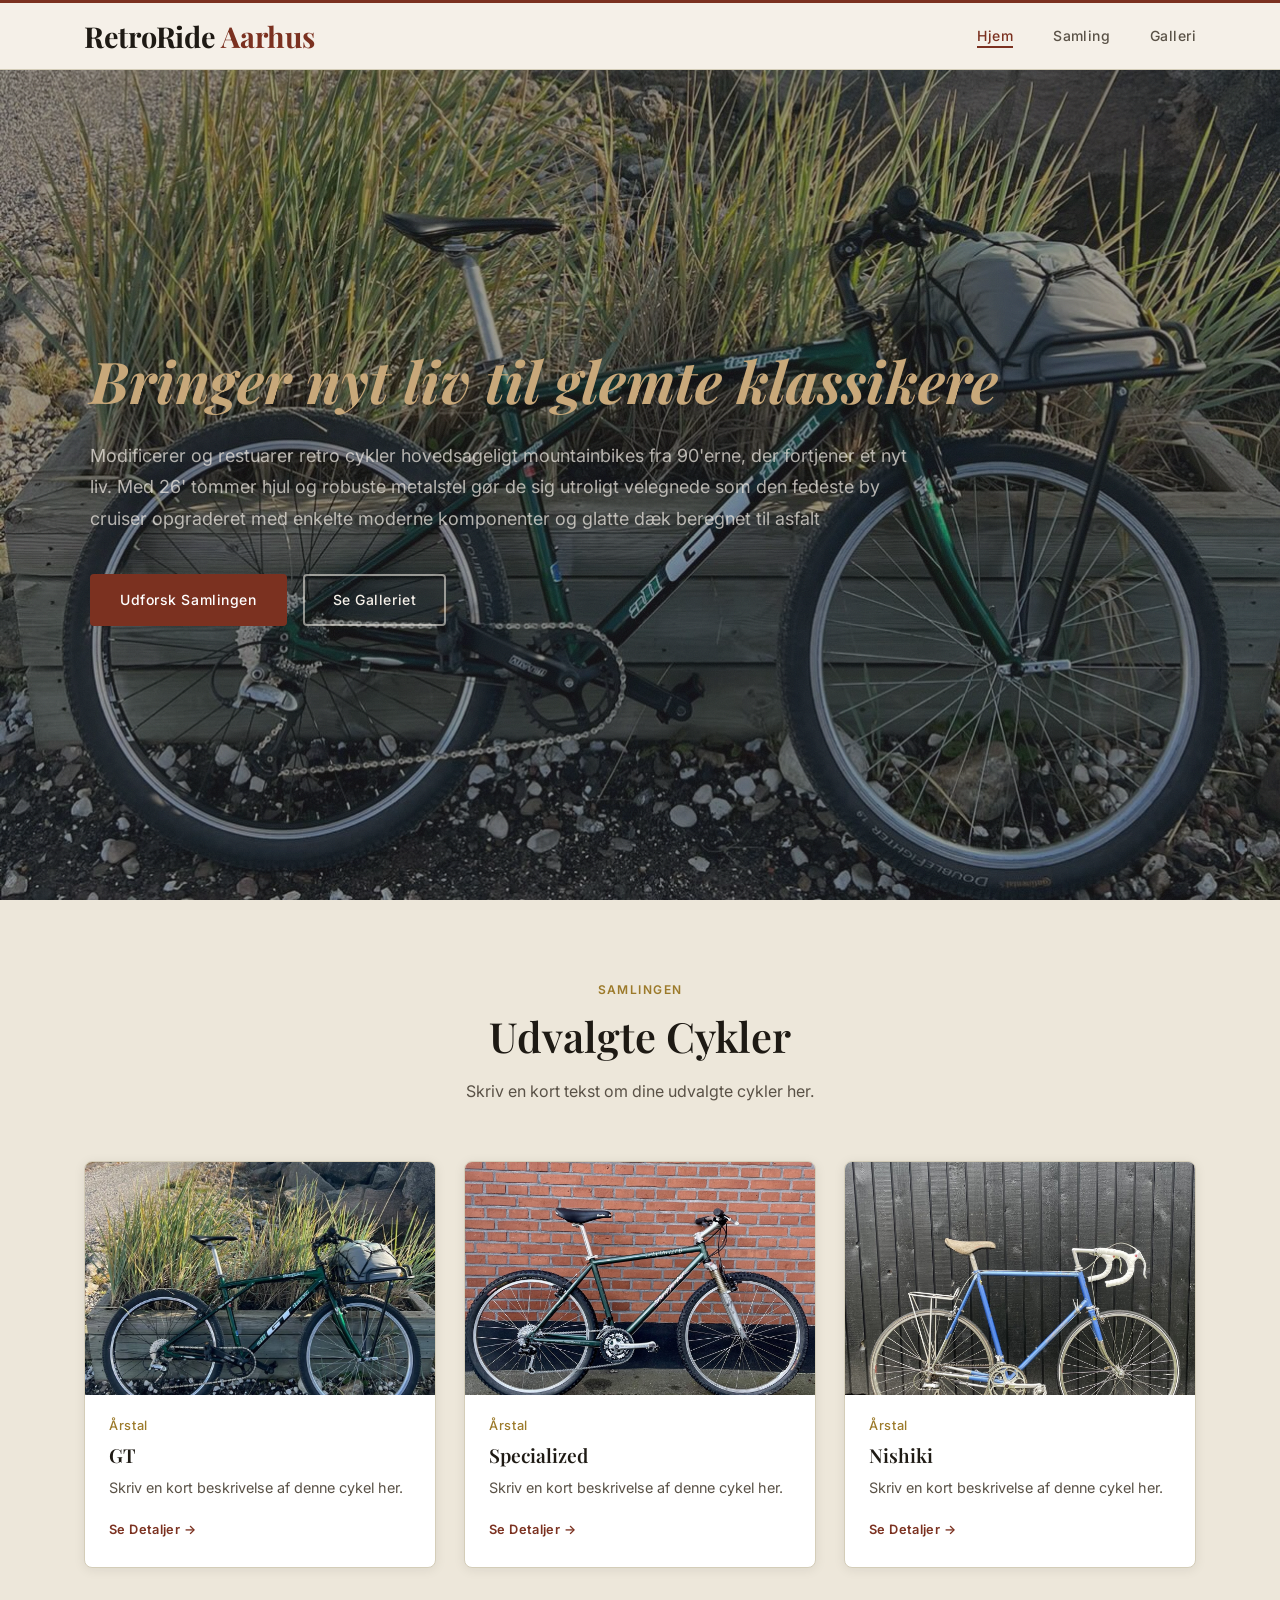
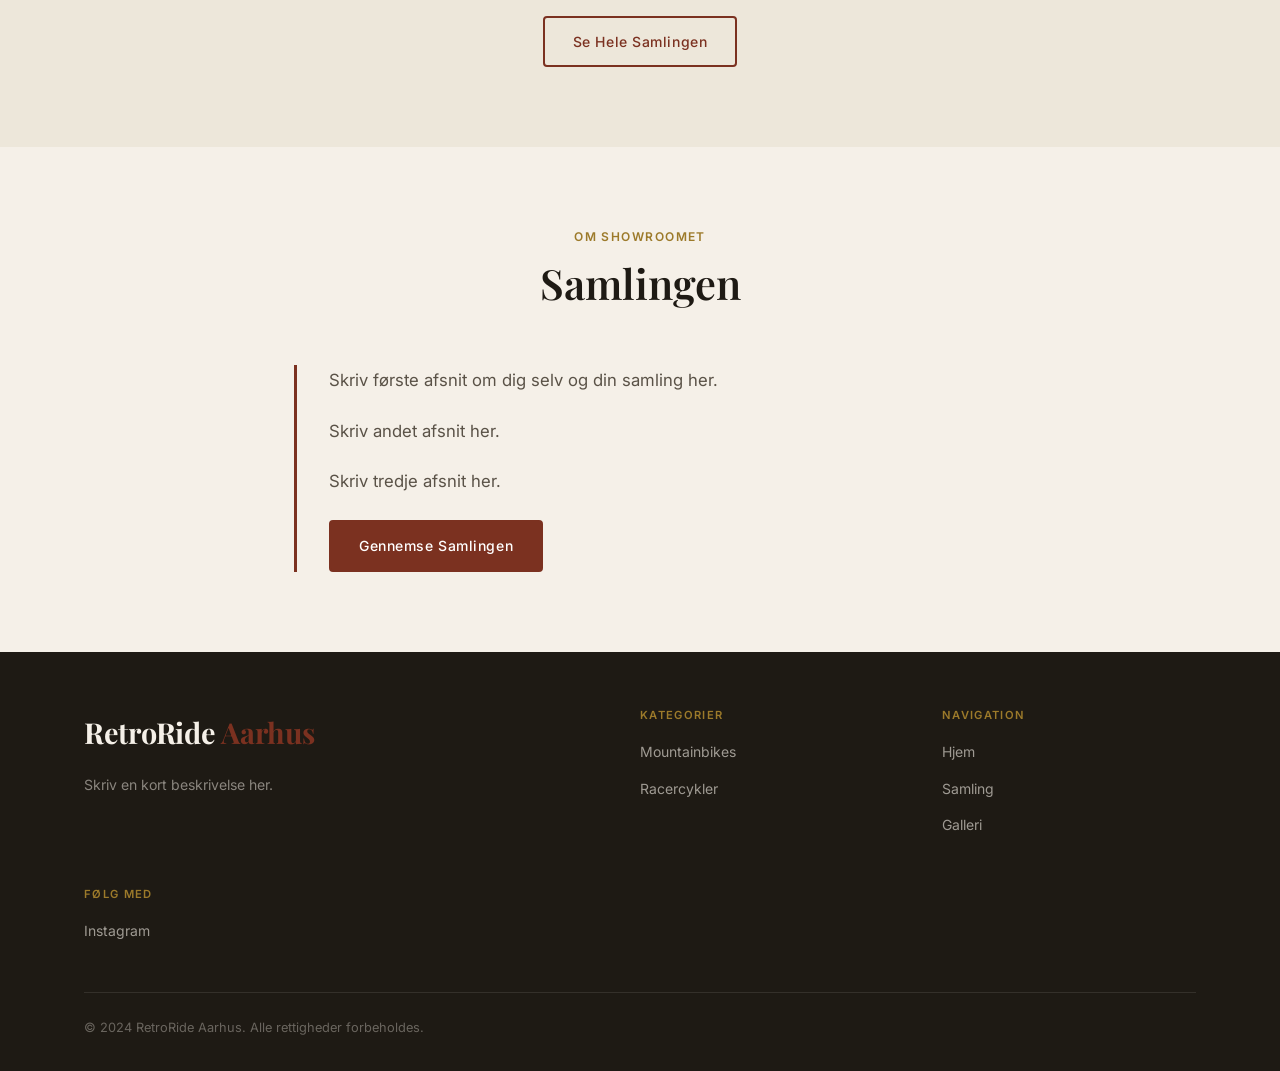
<file: index.html>
<!DOCTYPE html>
<html lang="da">
<head>
  <meta charset="UTF-8" />
  <meta name="viewport" content="width=device-width, initial-scale=1.0" />
  <title>RetroRide Aarhus</title>
  <link rel="preconnect" href="https://fonts.googleapis.com" />
  <link rel="preconnect" href="https://fonts.gstatic.com" crossorigin />
  <link href="https://fonts.googleapis.com/css2?family=Playfair+Display:ital,wght@0,400;0,600;0,700;1,400&family=Inter:wght@300;400;500;600&display=swap" rel="stylesheet" />
  <link rel="stylesheet" href="css/styles.css" />
</head>
<body>

  <!-- Navigation -->
  <nav class="nav">
    <div class="nav-container">
      <a href="index.html" class="nav-logo">
        <span class="logo-main">RetroRide</span>
        <span class="logo-sub">Aarhus</span>
      </a>
      <button class="nav-toggle" id="navToggle" aria-label="Åbn navigation" aria-expanded="false">
        <span></span><span></span><span></span>
      </button>
      <ul class="nav-links" id="navLinks">
        <li><a href="index.html" class="nav-link active">Hjem</a></li>
        <li><a href="categories.html" class="nav-link">Samling</a></li>
        <li><a href="gallery.html" class="nav-link">Galleri</a></li>
      </ul>
    </div>
  </nav>

  <!-- Hero -->
  <section class="hero" style="background-image: linear-gradient(rgba(30,26,20,0.45), rgba(30,26,20,0.45)), url('photos/gt-1-hero.jpg'); background-size: cover; background-position: center 80%;">
    <div class="hero-content">
      <!-- Skriv din overskrift her -->
      <h1 class="hero-title"><em>Bringer nyt liv til glemte klassikere</em></h1>
      <!-- Skriv en kort beskrivelse af din samling her -->
      <p class="hero-tagline">Modificerer og restuarer retro cykler hovedsageligt mountainbikes fra 90'erne, der fortjener et nyt liv. Med 26' tommer hjul og robuste metalstel gør de sig utroligt velegnede som den fedeste by cruiser opgraderet med enkelte moderne komponenter og glatte dæk beregnet til asfalt</p>
      <div class="hero-ctas">
        <a href="categories.html" class="btn btn-primary">Udforsk Samlingen</a>
        <a href="gallery.html" class="btn btn-secondary">Se Galleriet</a>
      </div>
    </div>
  </section>

  <!-- Udvalgte Cykler -->
  <section class="section section-alt">
    <div class="container">
      <div class="section-header">
        <p class="section-label">Samlingen</p>
        <h2 class="section-title">Udvalgte Cykler</h2>
        <!-- Skriv en kort undertekst til denne sektion -->
        <p class="section-subtitle">Skriv en kort tekst om dine udvalgte cykler her.</p>
      </div>

      <div class="bikes-grid">

        <!-- GT -->
        <article class="bike-card">
          <a href="bikes/bike-1.html" class="bike-card-link">
            <div class="bike-card-image">
              <img src="photos/gt-1.jpg" alt="GT Mountainbike" loading="lazy" />
              <span class="bike-card-category">MTB</span>
            </div>
            <div class="bike-card-body">
              <p class="bike-card-year">Årstal</p>
              <h3 class="bike-card-name">GT</h3>
              <p class="bike-card-desc">Skriv en kort beskrivelse af denne cykel her.</p>
              <span class="bike-card-cta">Se Detaljer →</span>
            </div>
          </a>
        </article>

        <!-- Specialized -->
        <article class="bike-card">
          <a href="bikes/bike-3.html" class="bike-card-link">
            <div class="bike-card-image">
              <img src="photos/specialized-1.jpg" alt="Specialized Mountainbike" loading="lazy" />
              <span class="bike-card-category">MTB</span>
            </div>
            <div class="bike-card-body">
              <p class="bike-card-year">Årstal</p>
              <h3 class="bike-card-name">Specialized</h3>
              <p class="bike-card-desc">Skriv en kort beskrivelse af denne cykel her.</p>
              <span class="bike-card-cta">Se Detaljer →</span>
            </div>
          </a>
        </article>

        <!-- Nishiki -->
        <article class="bike-card">
          <a href="bikes/bike-4.html" class="bike-card-link">
            <div class="bike-card-image">
              <img src="photos/nishiki-1.jpg" alt="Nishiki Racercykel" loading="lazy" />
              <span class="bike-card-category">Racer</span>
            </div>
            <div class="bike-card-body">
              <p class="bike-card-year">Årstal</p>
              <h3 class="bike-card-name">Nishiki</h3>
              <p class="bike-card-desc">Skriv en kort beskrivelse af denne cykel her.</p>
              <span class="bike-card-cta">Se Detaljer →</span>
            </div>
          </a>
        </article>

      </div>

      <div class="section-footer">
        <a href="categories.html" class="btn btn-outline">Se Hele Samlingen</a>
      </div>
    </div>
  </section>

  <!-- Om Showroomet -->
  <section class="section">
    <div class="container-narrow">
      <div class="section-header">
        <p class="section-label">Om Showroomet</p>
        <h2 class="section-title">Samlingen</h2>
      </div>
      <div class="about-content">
        <!-- Skriv første afsnit om dig selv og din samling -->
        <p class="about-text">Skriv første afsnit om dig selv og din samling her.</p>
        <!-- Skriv andet afsnit — f.eks. om dine cykler eller din passion -->
        <p class="about-text">Skriv andet afsnit her.</p>
        <!-- Skriv tredje afsnit — f.eks. kontaktoplysninger eller placering -->
        <p class="about-text">Skriv tredje afsnit her.</p>
        <a href="categories.html" class="btn btn-primary" style="margin-top:1.5rem;">Gennemse Samlingen</a>
      </div>
    </div>
  </section>

  <!-- Footer -->
  <footer class="footer">
    <div class="container">
      <div class="footer-grid">
        <div class="footer-brand">
          <a href="index.html" class="footer-logo">
            <span class="logo-main">RetroRide</span>
            <span class="logo-sub">Aarhus</span>
          </a>
          <!-- Skriv en kort beskrivelse til footeren -->
          <p class="footer-tagline">Skriv en kort beskrivelse her.</p>
        </div>
        <div class="footer-col">
          <h4 class="footer-heading">Kategorier</h4>
          <ul class="footer-links">
            <li><a href="categories.html#mountainbikes">Mountainbikes</a></li>
            <li><a href="categories.html#racercykler">Racercykler</a></li>
          </ul>
        </div>
        <div class="footer-col">
          <h4 class="footer-heading">Navigation</h4>
          <ul class="footer-links">
            <li><a href="index.html">Hjem</a></li>
            <li><a href="categories.html">Samling</a></li>
            <li><a href="gallery.html">Galleri</a></li>
          </ul>
        </div>
        <div class="footer-col">
          <h4 class="footer-heading">Følg Med</h4>
          <ul class="footer-links">
            <li><a href="https://www.instagram.com/retroride_aarhus" target="_blank" rel="noopener">Instagram</a></li>
          </ul>
        </div>
      </div>
      <div class="footer-bottom">
        <!-- Skriv dit navn og årstallet, f.eks. "© 2024 Dit Navn. Alle rettigheder forbeholdes." -->
        <p>© 2024 RetroRide Aarhus. Alle rettigheder forbeholdes.</p>
      </div>
    </div>
  </footer>

  <script src="js/main.js"></script>
</body>
</html>
</file>
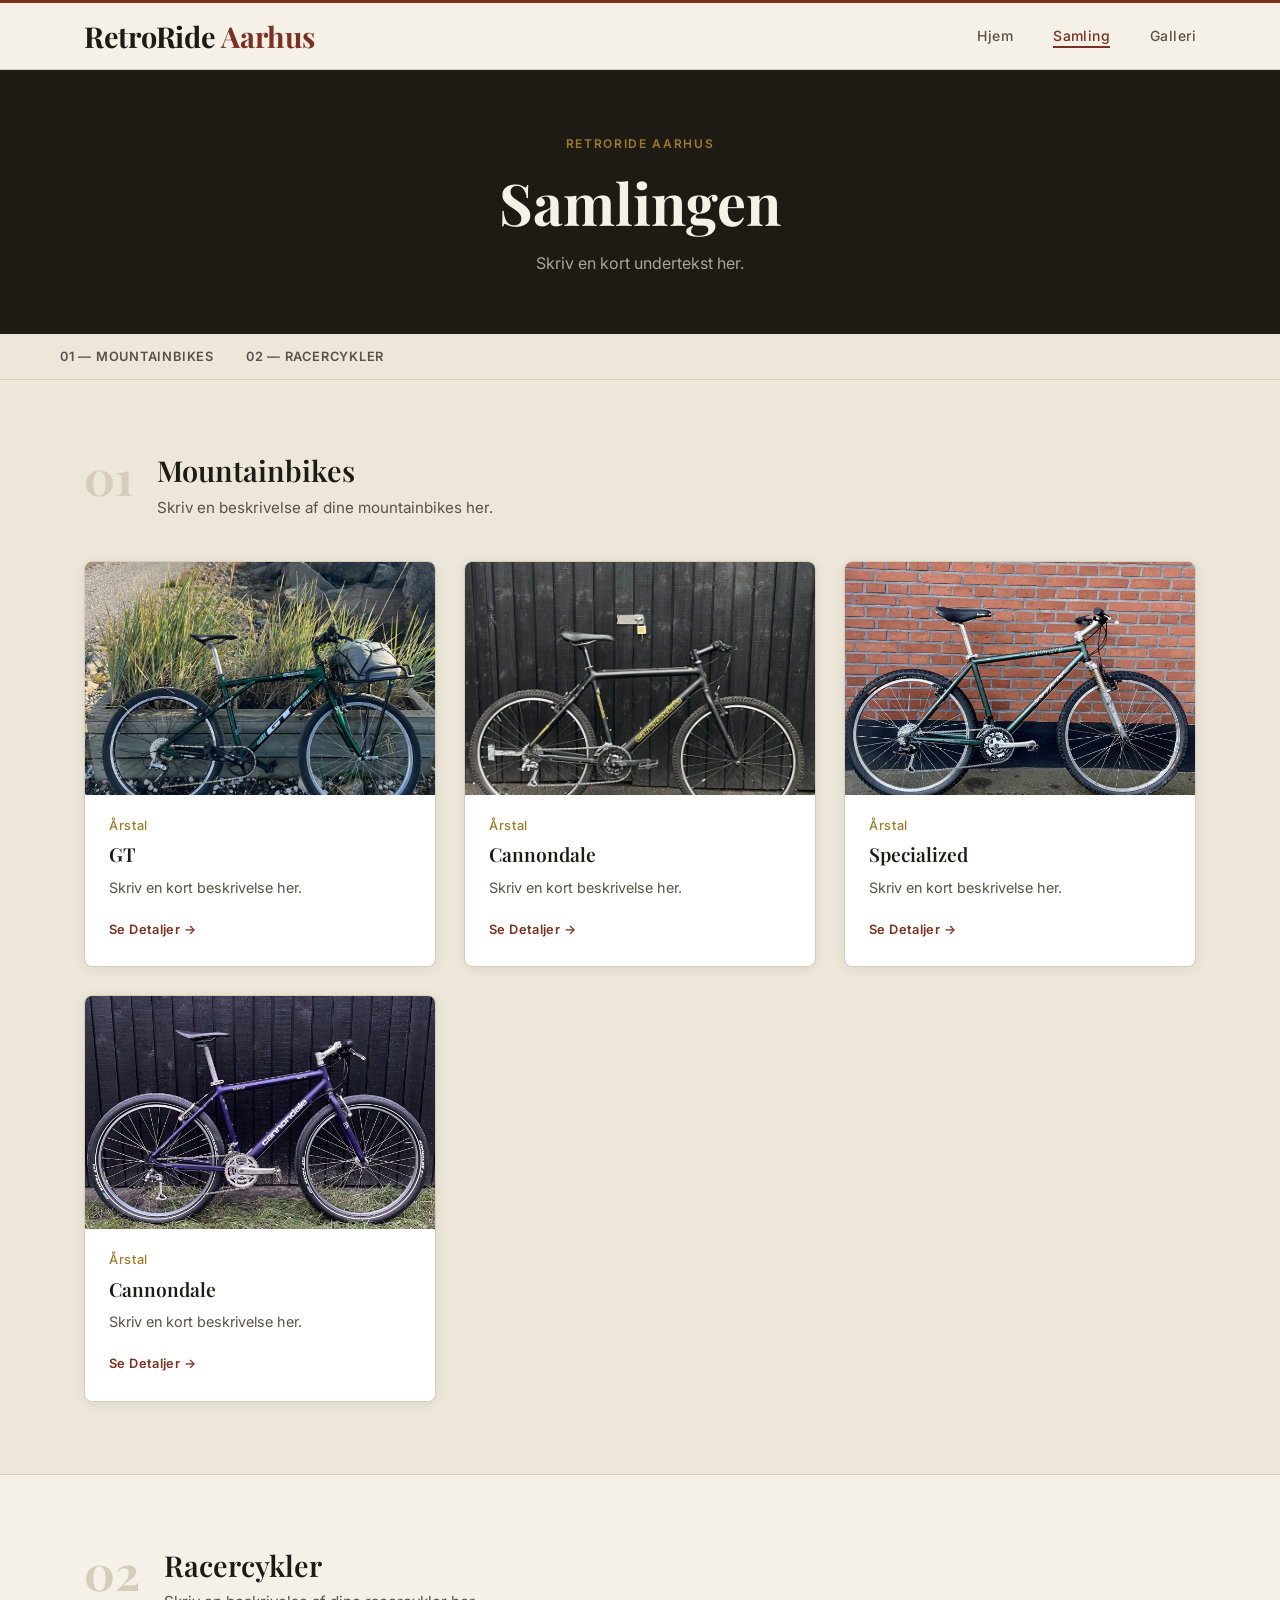
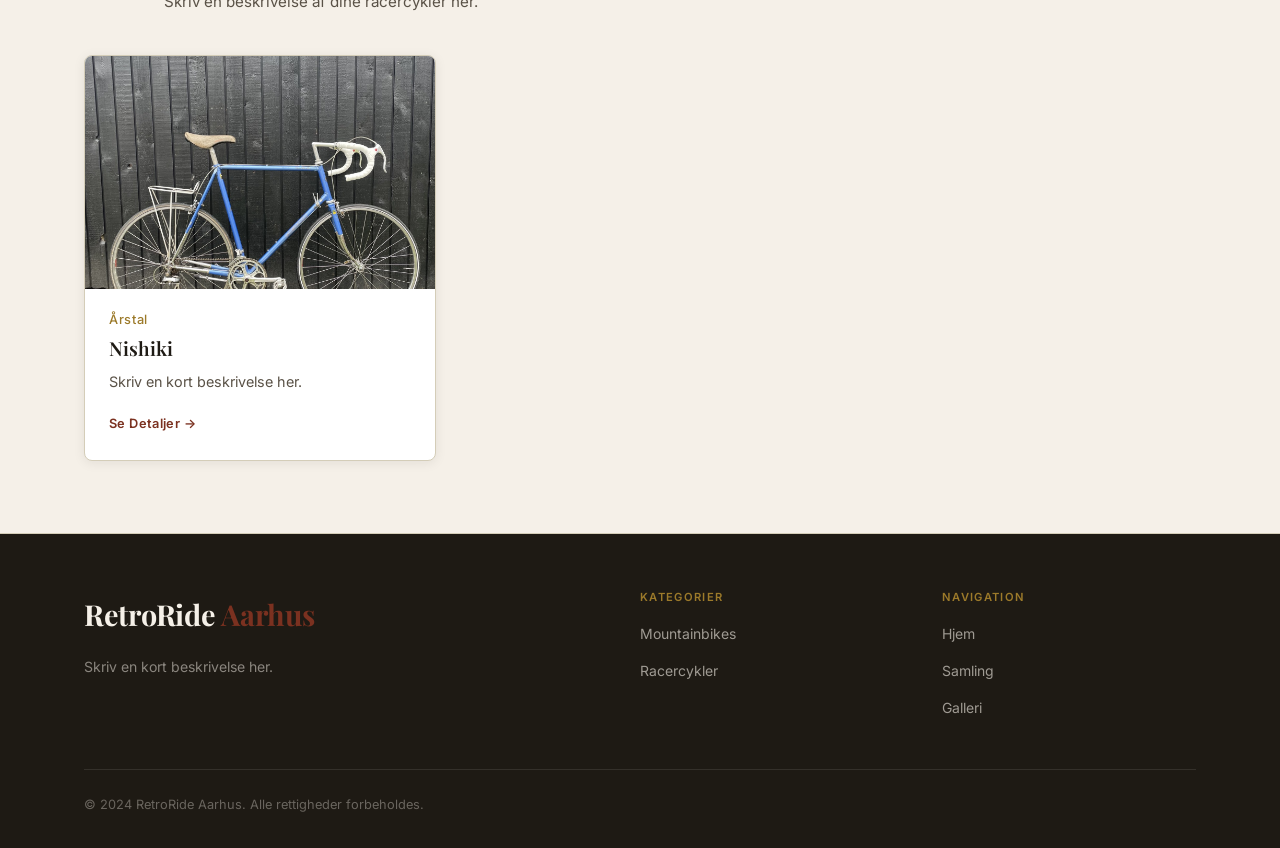
<file: categories.html>
<!DOCTYPE html>
<html lang="da">
<head>
  <meta charset="UTF-8" />
  <meta name="viewport" content="width=device-width, initial-scale=1.0" />
  <title>Samlingen — RetroRide Aarhus</title>
  <link rel="preconnect" href="https://fonts.googleapis.com" />
  <link rel="preconnect" href="https://fonts.gstatic.com" crossorigin />
  <link href="https://fonts.googleapis.com/css2?family=Playfair+Display:ital,wght@0,400;0,600;0,700;1,400&family=Inter:wght@300;400;500;600&display=swap" rel="stylesheet" />
  <link rel="stylesheet" href="css/styles.css" />
</head>
<body>

  <!-- Navigation -->
  <nav class="nav">
    <div class="nav-container">
      <a href="index.html" class="nav-logo">
        <span class="logo-main">RetroRide</span>
        <span class="logo-sub">Aarhus</span>
      </a>
      <button class="nav-toggle" id="navToggle" aria-label="Åbn navigation" aria-expanded="false">
        <span></span><span></span><span></span>
      </button>
      <ul class="nav-links" id="navLinks">
        <li><a href="index.html" class="nav-link">Hjem</a></li>
        <li><a href="categories.html" class="nav-link active">Samling</a></li>
        <li><a href="gallery.html" class="nav-link">Galleri</a></li>
      </ul>
    </div>
  </nav>

  <!-- Sidehoved -->
  <header class="page-header">
    <p class="page-header-label">RetroRide Aarhus</p>
    <h1 class="page-header-title">Samlingen</h1>
    <!-- Skriv en kort undertekst til samlingssiden -->
    <p class="page-header-subtitle">Skriv en kort undertekst her.</p>
  </header>

  <!-- Kategori-genvejsnavigation -->
  <nav class="categories-nav" aria-label="Gå til kategori">
    <div class="categories-nav-inner">
      <a href="#mountainbikes" class="cat-nav-link">01 — Mountainbikes</a>
      <a href="#racercykler"   class="cat-nav-link">02 — Racercykler</a>
    </div>
  </nav>

  <!-- ─── Kategori 01: Mountainbikes ────────────────────────── -->
  <section class="category-section" id="mountainbikes">
    <div class="container">
      <div class="category-header">
        <span class="category-number">01</span>
        <div class="category-header-text">
          <h2 class="category-title">Mountainbikes</h2>
          <p class="category-desc">Skriv en beskrivelse af dine mountainbikes her.</p>
        </div>
      </div>
      <div class="bikes-grid">

        <!-- GT -->
        <article class="bike-card">
          <a href="bikes/bike-1.html" class="bike-card-link">
            <div class="bike-card-image">
              <img src="photos/gt-1.jpg" alt="GT Mountainbike" loading="lazy" />
              <span class="bike-card-category">MTB</span>
            </div>
            <div class="bike-card-body">
              <p class="bike-card-year">Årstal</p>
              <h3 class="bike-card-name">GT</h3>
              <p class="bike-card-desc">Skriv en kort beskrivelse her.</p>
              <span class="bike-card-cta">Se Detaljer →</span>
            </div>
          </a>
        </article>

        <!-- Cannondale 1 -->
        <article class="bike-card">
          <a href="bikes/bike-2.html" class="bike-card-link">
            <div class="bike-card-image">
              <img src="photos/cannondale1-1.jpg" alt="Cannondale Mountainbike" loading="lazy" />
              <span class="bike-card-category">MTB</span>
            </div>
            <div class="bike-card-body">
              <p class="bike-card-year">Årstal</p>
              <h3 class="bike-card-name">Cannondale</h3>
              <p class="bike-card-desc">Skriv en kort beskrivelse her.</p>
              <span class="bike-card-cta">Se Detaljer →</span>
            </div>
          </a>
        </article>

        <!-- Specialized -->
        <article class="bike-card">
          <a href="bikes/bike-3.html" class="bike-card-link">
            <div class="bike-card-image">
              <img src="photos/specialized-1.jpg" alt="Specialized Mountainbike" loading="lazy" />
              <span class="bike-card-category">MTB</span>
            </div>
            <div class="bike-card-body">
              <p class="bike-card-year">Årstal</p>
              <h3 class="bike-card-name">Specialized</h3>
              <p class="bike-card-desc">Skriv en kort beskrivelse her.</p>
              <span class="bike-card-cta">Se Detaljer →</span>
            </div>
          </a>
        </article>

        <!-- Cannondale 2 -->
        <article class="bike-card">
          <a href="bikes/bike-5.html" class="bike-card-link">
            <div class="bike-card-image">
              <img src="photos/cannondale2-1.jpg" alt="Cannondale Mountainbike" loading="lazy" />
              <span class="bike-card-category">MTB</span>
            </div>
            <div class="bike-card-body">
              <p class="bike-card-year">Årstal</p>
              <h3 class="bike-card-name">Cannondale</h3>
              <p class="bike-card-desc">Skriv en kort beskrivelse her.</p>
              <span class="bike-card-cta">Se Detaljer →</span>
            </div>
          </a>
        </article>

      </div>
    </div>
  </section>

  <!-- ─── Kategori 02: Racercykler ──────────────────────────── -->
  <section class="category-section" id="racercykler">
    <div class="container">
      <div class="category-header">
        <span class="category-number">02</span>
        <div class="category-header-text">
          <h2 class="category-title">Racercykler</h2>
          <p class="category-desc">Skriv en beskrivelse af dine racercykler her.</p>
        </div>
      </div>
      <div class="bikes-grid">

        <!-- Nishiki -->
        <article class="bike-card">
          <a href="bikes/bike-4.html" class="bike-card-link">
            <div class="bike-card-image">
              <img src="photos/nishiki-1.jpg" alt="Nishiki Racercykel" loading="lazy" />
              <span class="bike-card-category">Racer</span>
            </div>
            <div class="bike-card-body">
              <p class="bike-card-year">Årstal</p>
              <h3 class="bike-card-name">Nishiki</h3>
              <p class="bike-card-desc">Skriv en kort beskrivelse her.</p>
              <span class="bike-card-cta">Se Detaljer →</span>
            </div>
          </a>
        </article>


      </div>
    </div>
  </section>

  <!-- Footer -->
  <footer class="footer">
    <div class="container">
      <div class="footer-grid">
        <div class="footer-brand">
          <a href="index.html" class="footer-logo">
            <span class="logo-main">RetroRide</span>
            <span class="logo-sub">Aarhus</span>
          </a>
          <p class="footer-tagline">Skriv en kort beskrivelse her.</p>
        </div>
        <div class="footer-col">
          <h4 class="footer-heading">Kategorier</h4>
          <ul class="footer-links">
            <li><a href="#mountainbikes">Mountainbikes</a></li>
            <li><a href="#racercykler">Racercykler</a></li>
          </ul>
        </div>
        <div class="footer-col">
          <h4 class="footer-heading">Navigation</h4>
          <ul class="footer-links">
            <li><a href="index.html">Hjem</a></li>
            <li><a href="categories.html">Samling</a></li>
            <li><a href="gallery.html">Galleri</a></li>
          </ul>
        </div>
      </div>
      <div class="footer-bottom">
        <!-- Skriv dit navn og årstallet her -->
        <p>© 2024 RetroRide Aarhus. Alle rettigheder forbeholdes.</p>
      </div>
    </div>
  </footer>

  <script src="js/main.js"></script>
</body>
</html>
</file>
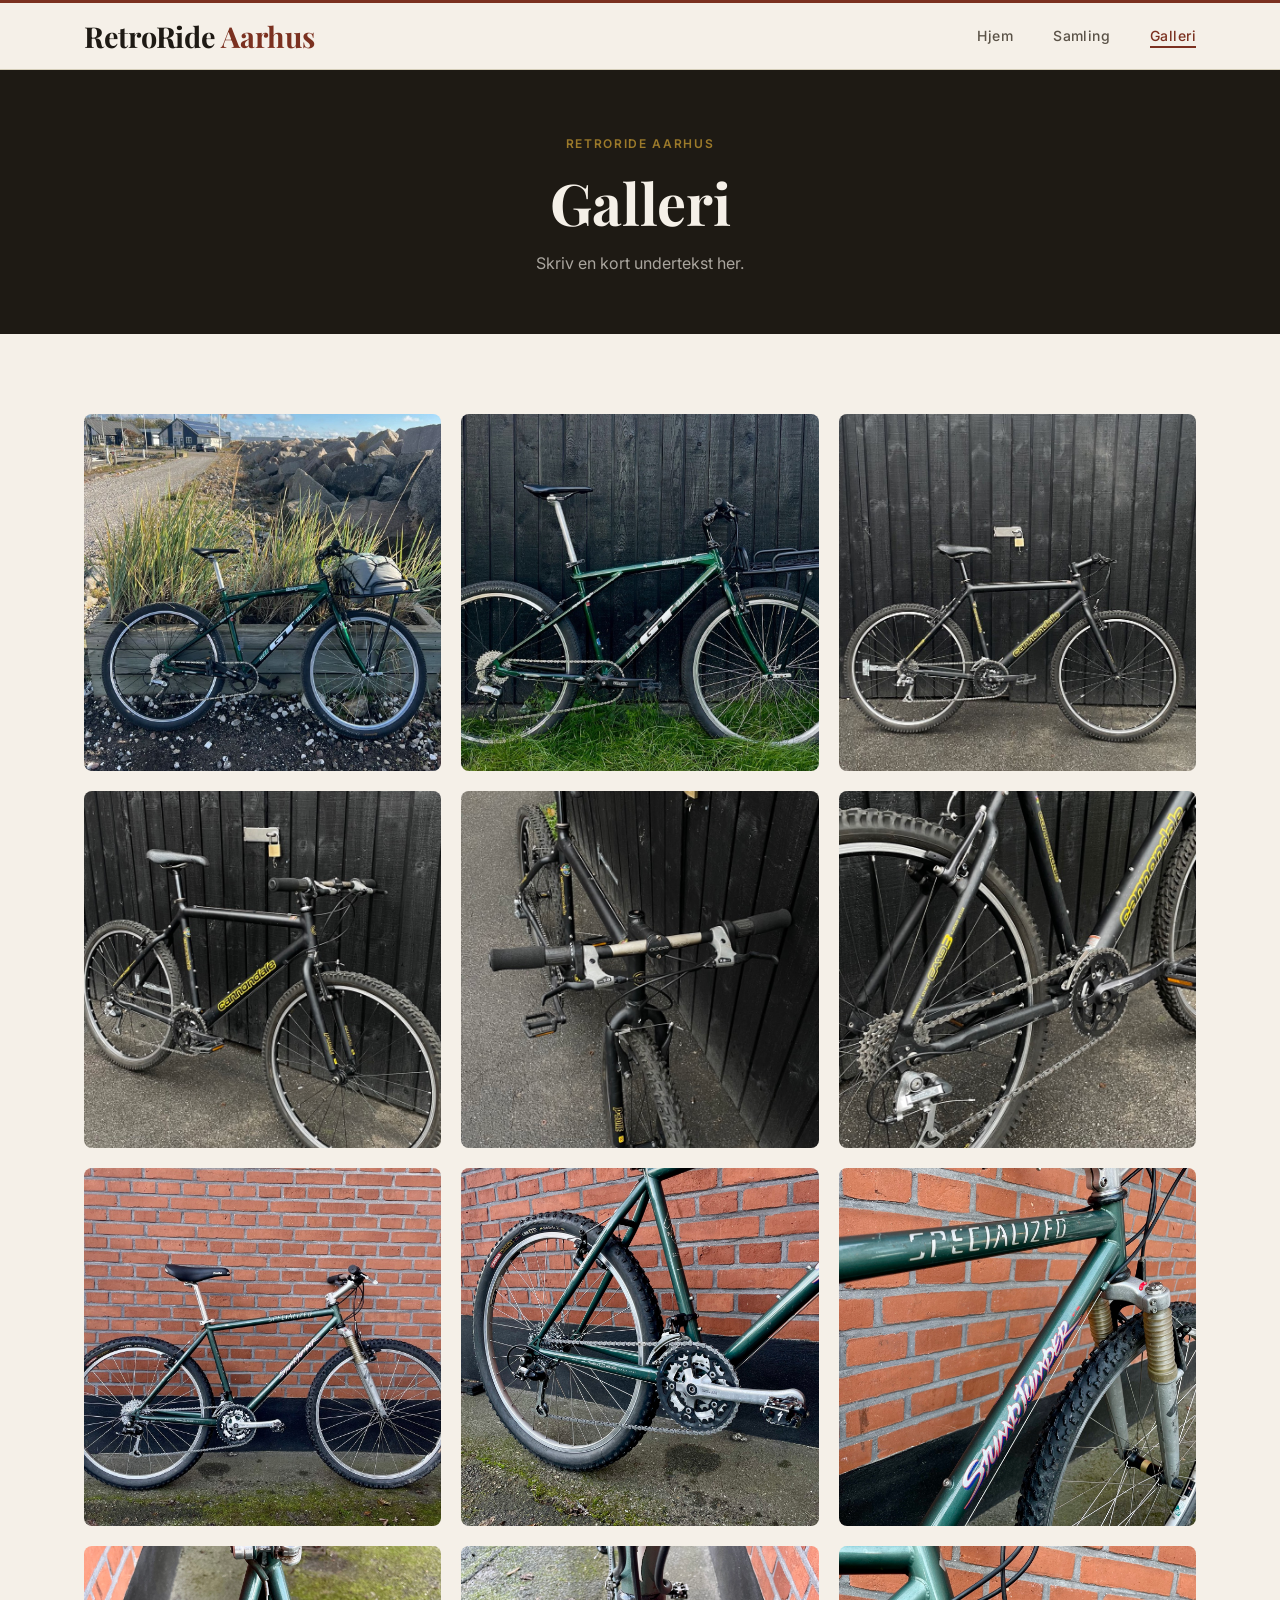
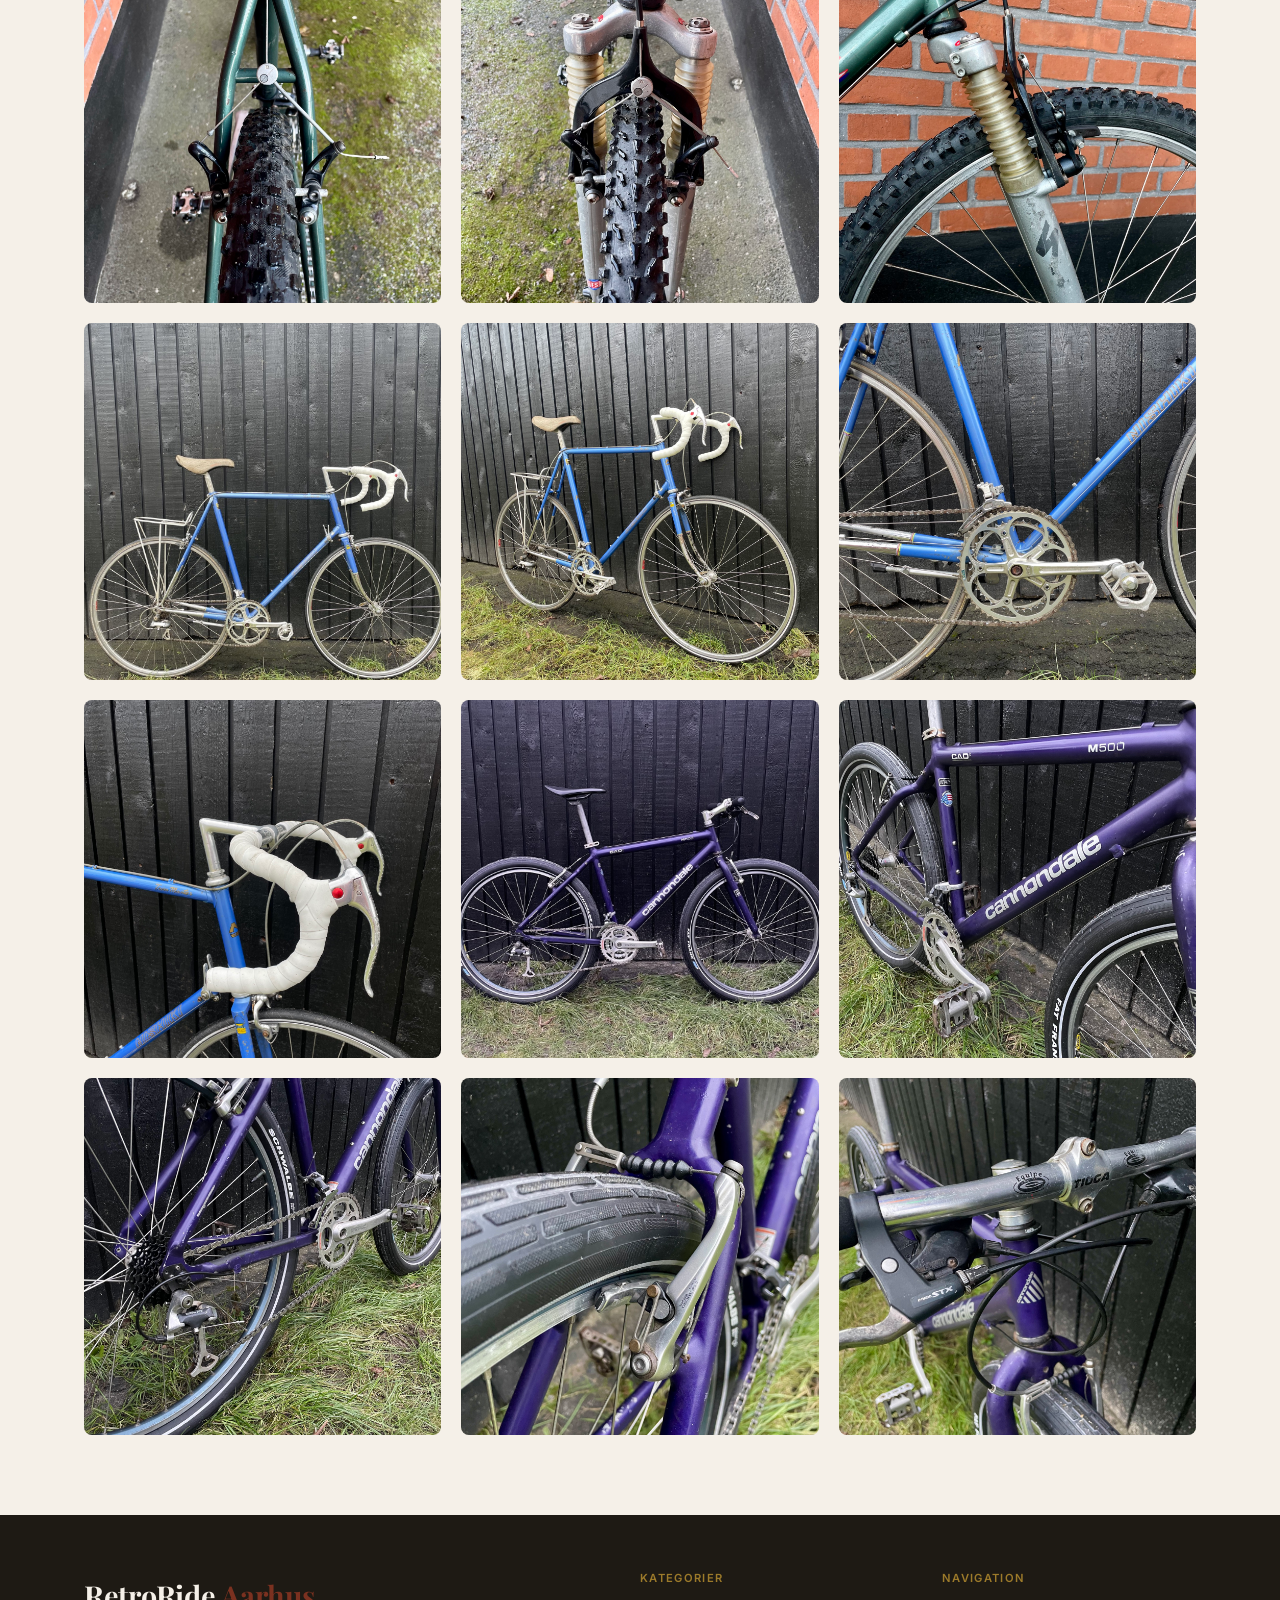
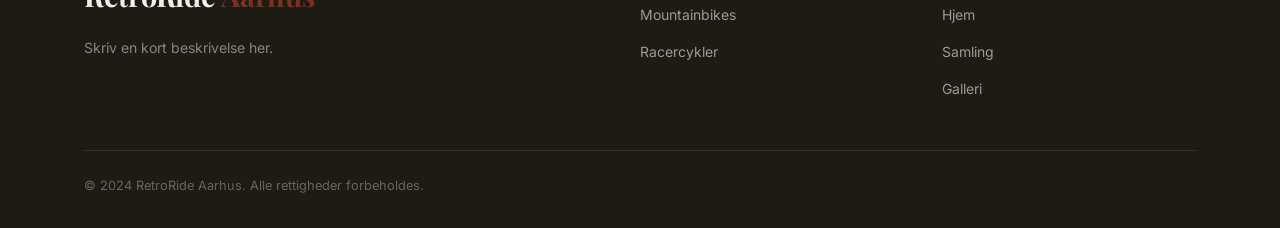
<file: gallery.html>
<!DOCTYPE html>
<html lang="da">
<head>
  <meta charset="UTF-8" />
  <meta name="viewport" content="width=device-width, initial-scale=1.0" />
  <title>Galleri — RetroRide Aarhus</title>
  <link rel="preconnect" href="https://fonts.googleapis.com" />
  <link rel="preconnect" href="https://fonts.gstatic.com" crossorigin />
  <link href="https://fonts.googleapis.com/css2?family=Playfair+Display:ital,wght@0,400;0,600;0,700;1,400&family=Inter:wght@300;400;500;600&display=swap" rel="stylesheet" />
  <link rel="stylesheet" href="css/styles.css" />
</head>
<body>

  <!-- Navigation -->
  <nav class="nav">
    <div class="nav-container">
      <a href="index.html" class="nav-logo">
        <span class="logo-main">RetroRide</span>
        <span class="logo-sub">Aarhus</span>
      </a>
      <button class="nav-toggle" id="navToggle" aria-label="Åbn navigation" aria-expanded="false">
        <span></span><span></span><span></span>
      </button>
      <ul class="nav-links" id="navLinks">
        <li><a href="index.html" class="nav-link">Hjem</a></li>
        <li><a href="categories.html" class="nav-link">Samling</a></li>
        <li><a href="gallery.html" class="nav-link active">Galleri</a></li>
      </ul>
    </div>
  </nav>

  <!-- Sidehoved -->
  <header class="page-header">
    <p class="page-header-label">RetroRide Aarhus</p>
    <h1 class="page-header-title">Galleri</h1>
    <!-- Skriv en kort undertekst til gallerisiden -->
    <p class="page-header-subtitle">Skriv en kort undertekst her.</p>
  </header>

  <!-- Gallerigitter -->
  <section class="section">
    <div class="container">
      <div class="gallery-grid">

        <a href="bikes/bike-1.html" class="gallery-item">
          <img src="photos/gt-1.jpg" alt="GT Mountainbike" loading="lazy" />
          <div class="gallery-overlay">
            <p class="gallery-overlay-name">GT</p>
            <p class="gallery-overlay-year">Årstal · Mountainbike</p>
          </div>
        </a>

        <a href="bikes/bike-1.html" class="gallery-item">
          <img src="photos/gt-2.jpg" alt="GT Mountainbike" loading="lazy" />
          <div class="gallery-overlay">
            <p class="gallery-overlay-name">GT</p>
            <p class="gallery-overlay-year">Årstal · Mountainbike</p>
          </div>
        </a>

        <a href="bikes/bike-2.html" class="gallery-item">
          <img src="photos/cannondale1-1.jpg" alt="Cannondale Mountainbike" loading="lazy" />
          <div class="gallery-overlay">
            <p class="gallery-overlay-name">Cannondale</p>
            <p class="gallery-overlay-year">Årstal · Mountainbike</p>
          </div>
        </a>

        <a href="bikes/bike-2.html" class="gallery-item">
          <img src="photos/cannondale1-2.jpg" alt="Cannondale Mountainbike" loading="lazy" />
          <div class="gallery-overlay">
            <p class="gallery-overlay-name">Cannondale</p>
            <p class="gallery-overlay-year">Årstal · Mountainbike</p>
          </div>
        </a>

        <a href="bikes/bike-2.html" class="gallery-item">
          <img src="photos/cannondale1-3.jpg" alt="Cannondale Mountainbike" loading="lazy" />
          <div class="gallery-overlay">
            <p class="gallery-overlay-name">Cannondale</p>
            <p class="gallery-overlay-year">Årstal · Mountainbike</p>
          </div>
        </a>

        <a href="bikes/bike-2.html" class="gallery-item">
          <img src="photos/cannondale1-4.jpg" alt="Cannondale Mountainbike" loading="lazy" />
          <div class="gallery-overlay">
            <p class="gallery-overlay-name">Cannondale</p>
            <p class="gallery-overlay-year">Årstal · Mountainbike</p>
          </div>
        </a>

        <a href="bikes/bike-3.html" class="gallery-item">
          <img src="photos/specialized-1.jpg" alt="Specialized Mountainbike" loading="lazy" />
          <div class="gallery-overlay">
            <p class="gallery-overlay-name">Specialized</p>
            <p class="gallery-overlay-year">Årstal · Mountainbike</p>
          </div>
        </a>

        <a href="bikes/bike-3.html" class="gallery-item">
          <img src="photos/specialized-2.jpg" alt="Specialized Mountainbike" loading="lazy" />
          <div class="gallery-overlay">
            <p class="gallery-overlay-name">Specialized</p>
            <p class="gallery-overlay-year">Årstal · Mountainbike</p>
          </div>
        </a>

        <a href="bikes/bike-3.html" class="gallery-item">
          <img src="photos/specialized-3.jpg" alt="Specialized Mountainbike" loading="lazy" />
          <div class="gallery-overlay">
            <p class="gallery-overlay-name">Specialized</p>
            <p class="gallery-overlay-year">Årstal · Mountainbike</p>
          </div>
        </a>

        <a href="bikes/bike-3.html" class="gallery-item">
          <img src="photos/specialized-4.jpg" alt="Specialized Mountainbike" loading="lazy" />
          <div class="gallery-overlay">
            <p class="gallery-overlay-name">Specialized</p>
            <p class="gallery-overlay-year">Årstal · Mountainbike</p>
          </div>
        </a>

        <a href="bikes/bike-3.html" class="gallery-item">
          <img src="photos/specialized-5.jpg" alt="Specialized Mountainbike" loading="lazy" />
          <div class="gallery-overlay">
            <p class="gallery-overlay-name">Specialized</p>
            <p class="gallery-overlay-year">Årstal · Mountainbike</p>
          </div>
        </a>

        <a href="bikes/bike-3.html" class="gallery-item">
          <img src="photos/specialized-6.jpg" alt="Specialized Mountainbike" loading="lazy" />
          <div class="gallery-overlay">
            <p class="gallery-overlay-name">Specialized</p>
            <p class="gallery-overlay-year">Årstal · Mountainbike</p>
          </div>
        </a>

        <a href="bikes/bike-4.html" class="gallery-item">
          <img src="photos/nishiki-1.jpg" alt="Nishiki Racercykel" loading="lazy" />
          <div class="gallery-overlay">
            <p class="gallery-overlay-name">Nishiki</p>
            <p class="gallery-overlay-year">Årstal · Racercykel</p>
          </div>
        </a>

        <a href="bikes/bike-4.html" class="gallery-item">
          <img src="photos/nishiki-2.jpg" alt="Nishiki Racercykel" loading="lazy" />
          <div class="gallery-overlay">
            <p class="gallery-overlay-name">Nishiki</p>
            <p class="gallery-overlay-year">Årstal · Racercykel</p>
          </div>
        </a>

        <a href="bikes/bike-4.html" class="gallery-item">
          <img src="photos/nishiki-3.jpg" alt="Nishiki Racercykel" loading="lazy" />
          <div class="gallery-overlay">
            <p class="gallery-overlay-name">Nishiki</p>
            <p class="gallery-overlay-year">Årstal · Racercykel</p>
          </div>
        </a>

        <a href="bikes/bike-4.html" class="gallery-item">
          <img src="photos/nishiki-4.jpg" alt="Nishiki Racercykel" loading="lazy" />
          <div class="gallery-overlay">
            <p class="gallery-overlay-name">Nishiki</p>
            <p class="gallery-overlay-year">Årstal · Racercykel</p>
          </div>
        </a>

        <a href="bikes/bike-5.html" class="gallery-item">
          <img src="photos/cannondale2-1.jpg" alt="Cannondale Mountainbike" loading="lazy" />
          <div class="gallery-overlay">
            <p class="gallery-overlay-name">Cannondale</p>
            <p class="gallery-overlay-year">Årstal · Mountainbike</p>
          </div>
        </a>

        <a href="bikes/bike-5.html" class="gallery-item">
          <img src="photos/cannondale2-2.jpg" alt="Cannondale Mountainbike" loading="lazy" />
          <div class="gallery-overlay">
            <p class="gallery-overlay-name">Cannondale</p>
            <p class="gallery-overlay-year">Årstal · Mountainbike</p>
          </div>
        </a>

        <a href="bikes/bike-5.html" class="gallery-item">
          <img src="photos/cannondale2-3.jpg" alt="Cannondale Mountainbike" loading="lazy" />
          <div class="gallery-overlay">
            <p class="gallery-overlay-name">Cannondale</p>
            <p class="gallery-overlay-year">Årstal · Mountainbike</p>
          </div>
        </a>

        <a href="bikes/bike-5.html" class="gallery-item">
          <img src="photos/cannondale2-4.jpg" alt="Cannondale Mountainbike" loading="lazy" />
          <div class="gallery-overlay">
            <p class="gallery-overlay-name">Cannondale</p>
            <p class="gallery-overlay-year">Årstal · Mountainbike</p>
          </div>
        </a>

        <a href="bikes/bike-5.html" class="gallery-item">
          <img src="photos/cannondale2-5.jpg" alt="Cannondale Mountainbike" loading="lazy" />
          <div class="gallery-overlay">
            <p class="gallery-overlay-name">Cannondale</p>
            <p class="gallery-overlay-year">Årstal · Mountainbike</p>
          </div>
        </a>

      </div>
    </div>
  </section>

  <!-- Footer -->
  <footer class="footer">
    <div class="container">
      <div class="footer-grid">
        <div class="footer-brand">
          <a href="index.html" class="footer-logo">
            <span class="logo-main">RetroRide</span>
            <span class="logo-sub">Aarhus</span>
          </a>
          <p class="footer-tagline">Skriv en kort beskrivelse her.</p>
        </div>
        <div class="footer-col">
          <h4 class="footer-heading">Kategorier</h4>
          <ul class="footer-links">
            <li><a href="categories.html#mountainbikes">Mountainbikes</a></li>
            <li><a href="categories.html#racercykler">Racercykler</a></li>
          </ul>
        </div>
        <div class="footer-col">
          <h4 class="footer-heading">Navigation</h4>
          <ul class="footer-links">
            <li><a href="index.html">Hjem</a></li>
            <li><a href="categories.html">Samling</a></li>
            <li><a href="gallery.html">Galleri</a></li>
          </ul>
        </div>
      </div>
      <div class="footer-bottom">
        <p>© 2024 RetroRide Aarhus. Alle rettigheder forbeholdes.</p>
      </div>
    </div>
  </footer>

  <script src="js/main.js"></script>
</body>
</html>
</file>
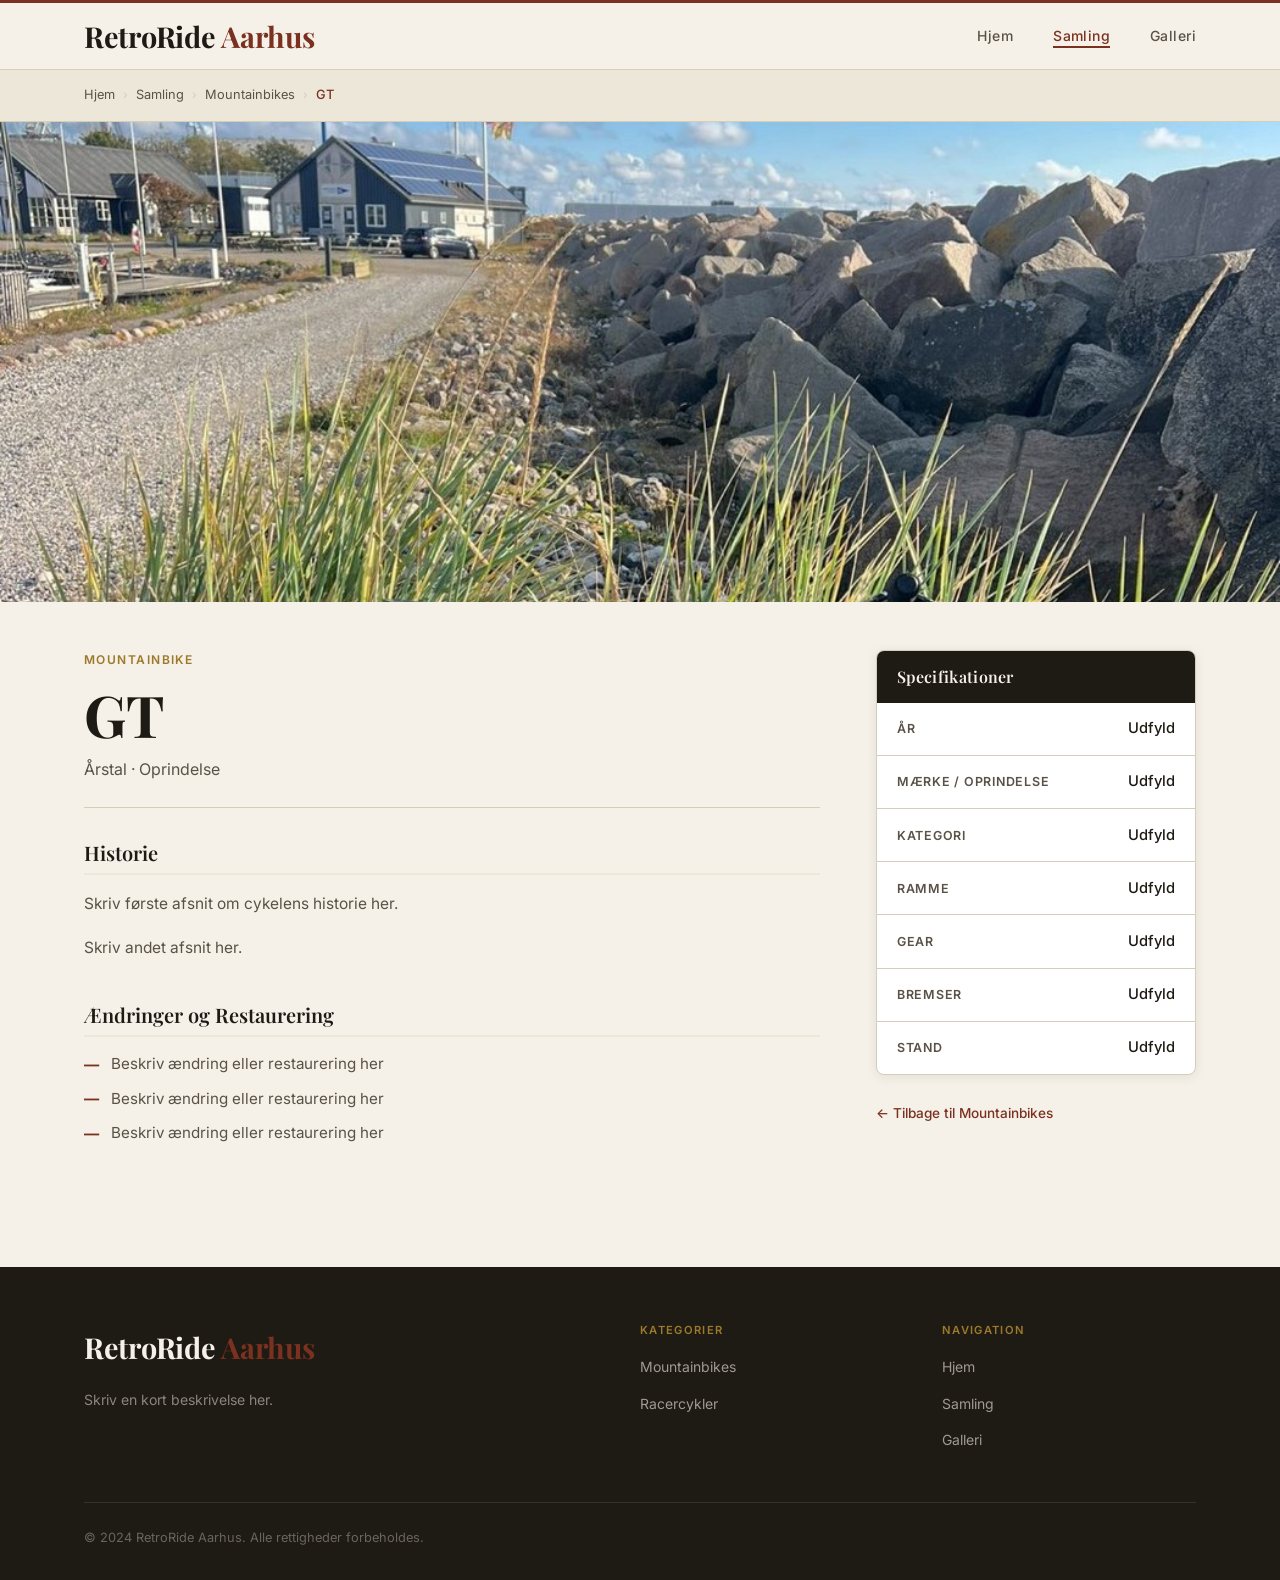
<file: bikes/bike-1.html>
<!DOCTYPE html>
<html lang="da">
<head>
  <meta charset="UTF-8" />
  <meta name="viewport" content="width=device-width, initial-scale=1.0" />
  <!-- Skriv din cykels navn i title-tagget nedenfor -->
  <title>GT — RetroRide Aarhus</title>
  <link rel="preconnect" href="https://fonts.googleapis.com" />
  <link rel="preconnect" href="https://fonts.gstatic.com" crossorigin />
  <link href="https://fonts.googleapis.com/css2?family=Playfair+Display:ital,wght@0,400;0,600;0,700;1,400&family=Inter:wght@300;400;500;600&display=swap" rel="stylesheet" />
  <link rel="stylesheet" href="../css/styles.css" />
</head>
<body>

  <!-- Navigation -->
  <nav class="nav">
    <div class="nav-container">
      <a href="../index.html" class="nav-logo">
        <span class="logo-main">RetroRide</span>
        <span class="logo-sub">Aarhus</span>
      </a>
      <button class="nav-toggle" id="navToggle" aria-label="Åbn navigation" aria-expanded="false">
        <span></span><span></span><span></span>
      </button>
      <ul class="nav-links" id="navLinks">
        <li><a href="../index.html" class="nav-link">Hjem</a></li>
        <li><a href="../categories.html" class="nav-link">Samling</a></li>
        <li><a href="../gallery.html" class="nav-link">Galleri</a></li>
      </ul>
    </div>
  </nav>

  <!-- Brødkrumme-navigation øverst på siden -->
  <div class="breadcrumb">
    <div class="breadcrumb-inner">
      <a href="../index.html" class="breadcrumb-link">Hjem</a>
      <span class="breadcrumb-sep">›</span>
      <a href="../categories.html" class="breadcrumb-link">Samling</a>
      <span class="breadcrumb-sep">›</span>
      <a href="../categories.html#mountainbikes" class="breadcrumb-link">Mountainbikes</a>
      <span class="breadcrumb-sep">›</span>
      <!-- Skriv din cykels navn her -->
      <span class="breadcrumb-current">GT</span>
    </div>
  </div>

  <!-- Stort hero-billede øverst -->
  <div class="bike-hero">
    <!-- Erstat src med stien til dit brede hero-foto, f.eks. src="../fotos/cykel1-hero.jpg" -->
    <img src="../photos/gt-1.jpg" alt="GT Mountainbike" />
  </div>

  <!-- Sidens indhold: tekst til venstre, specifikationer til højre -->
  <div class="bike-page-body">

    <!-- Hovedindhold -->
    <main class="bike-content">

      <div class="bike-title-block">
        <!-- Skriv kategorien, f.eks. "Landevejsklassiker" -->
        <p class="bike-label">Mountainbike</p>
        <!-- Skriv cykelens fulde navn -->
        <h1 class="bike-title">GT</h1>
        <!-- Skriv årstal og oprindelse, f.eks. "ca. 1972 · Italiensk fremstilling" -->
        <p class="bike-year-make">Årstal · Oprindelse</p>
      </div>

      <!-- Historieafsnit -->
      <div class="content-section">
        <h2 class="content-section-title">Historie</h2>
        <!-- Skriv første afsnit om cykelens baggrund og historie -->
        <p>Skriv første afsnit om cykelens historie her.</p>
        <!-- Skriv andet afsnit — f.eks. om hvordan du fandt cyklen -->
        <p>Skriv andet afsnit her.</p>
      </div>

      <!-- Ændringer og restaurering -->
      <div class="content-section">
        <h2 class="content-section-title">Ændringer og Restaurering</h2>
        <ul class="mod-list">
          <!-- Skriv hvad du har ændret eller restaureret på cyklen -->
          <!-- Kopiér <li>-linjerne nedenfor for at tilføje flere punkter -->
          <li>Beskriv ændring eller restaurering her</li>
          <li>Beskriv ændring eller restaurering her</li>
          <li>Beskriv ændring eller restaurering her</li>
        </ul>
      </div>

    </main>

    <!-- Specifikationsboks til højre -->
    <aside class="bike-sidebar">
      <div class="specs-card">
        <div class="specs-card-header">
          <h2 class="specs-card-title">Specifikationer</h2>
        </div>
        <ul class="specs-list">
          <li class="specs-item">
            <span class="specs-key">År</span>
            <!-- Skriv årstallet, f.eks. "ca. 1972" -->
            <span class="specs-value">Udfyld</span>
          </li>
          <li class="specs-item">
            <span class="specs-key">Mærke / Oprindelse</span>
            <!-- Skriv mærke og land, f.eks. "Italier" eller "Ukendt" -->
            <span class="specs-value">Udfyld</span>
          </li>
          <li class="specs-item">
            <span class="specs-key">Kategori</span>
            <!-- Skriv kategorien -->
            <span class="specs-value">Udfyld</span>
          </li>
          <li class="specs-item">
            <span class="specs-key">Ramme</span>
            <!-- Skriv rammemateriale og konstruktion -->
            <span class="specs-value">Udfyld</span>
          </li>
          <li class="specs-item">
            <span class="specs-key">Gear</span>
            <!-- Skriv gearsystem -->
            <span class="specs-value">Udfyld</span>
          </li>
          <li class="specs-item">
            <span class="specs-key">Bremser</span>
            <!-- Skriv bremsetypen -->
            <span class="specs-value">Udfyld</span>
          </li>
          <li class="specs-item">
            <span class="specs-key">Stand</span>
            <!-- Skriv cykelens nuværende stand -->
            <span class="specs-value">Udfyld</span>
          </li>
        </ul>
      </div>

      <div class="back-link-wrap">
        <a href="../categories.html#mountainbikes" class="back-link">← Tilbage til Mountainbikes</a>
      </div>
    </aside>

  </div>

  <!-- Footer -->
  <footer class="footer">
    <div class="container">
      <div class="footer-grid">
        <div class="footer-brand">
          <a href="../index.html" class="footer-logo">
            <span class="logo-main">RetroRide</span>
            <span class="logo-sub">Aarhus</span>
          </a>
          <p class="footer-tagline">Skriv en kort beskrivelse her.</p>
        </div>
        <div class="footer-col">
          <h4 class="footer-heading">Kategorier</h4>
          <ul class="footer-links">
            <li><a href="../categories.html#mountainbikes">Mountainbikes</a></li>
            <li><a href="../categories.html#racercykler">Racercykler</a></li>
            
            
          </ul>
        </div>
        <div class="footer-col">
          <h4 class="footer-heading">Navigation</h4>
          <ul class="footer-links">
            <li><a href="../index.html">Hjem</a></li>
            <li><a href="../categories.html">Samling</a></li>
            <li><a href="../gallery.html">Galleri</a></li>
          </ul>
        </div>
      </div>
      <div class="footer-bottom">
        <p>© 2024 RetroRide Aarhus. Alle rettigheder forbeholdes.</p>
      </div>
    </div>
  </footer>

  <script src="../js/main.js"></script>
</body>
</html>
</file>
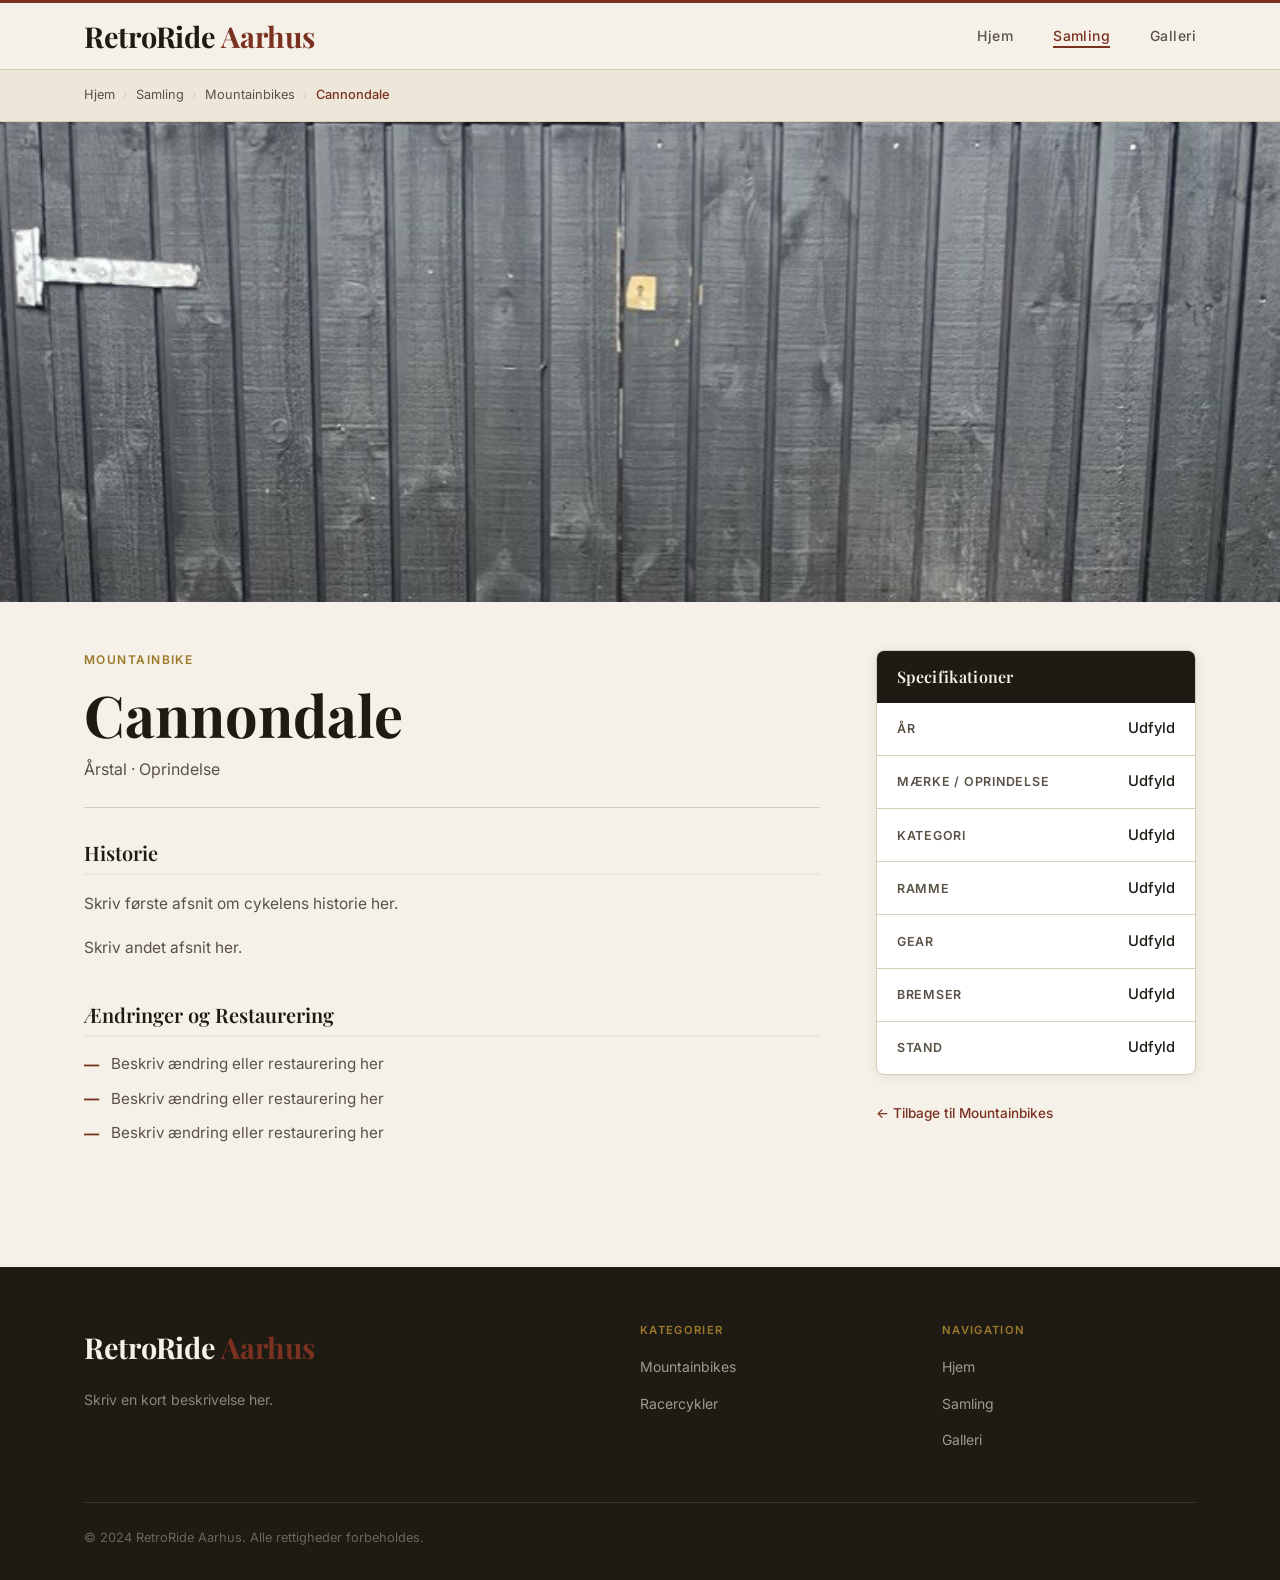
<file: bikes/bike-2.html>
<!DOCTYPE html>
<html lang="da">
<head>
  <meta charset="UTF-8" />
  <meta name="viewport" content="width=device-width, initial-scale=1.0" />
  <!-- Skriv din cykels navn i title-tagget nedenfor -->
  <title>Cannondale — RetroRide Aarhus</title>
  <link rel="preconnect" href="https://fonts.googleapis.com" />
  <link rel="preconnect" href="https://fonts.gstatic.com" crossorigin />
  <link href="https://fonts.googleapis.com/css2?family=Playfair+Display:ital,wght@0,400;0,600;0,700;1,400&family=Inter:wght@300;400;500;600&display=swap" rel="stylesheet" />
  <link rel="stylesheet" href="../css/styles.css" />
</head>
<body>

  <!-- Navigation -->
  <nav class="nav">
    <div class="nav-container">
      <a href="../index.html" class="nav-logo">
        <span class="logo-main">RetroRide</span>
        <span class="logo-sub">Aarhus</span>
      </a>
      <button class="nav-toggle" id="navToggle" aria-label="Åbn navigation" aria-expanded="false">
        <span></span><span></span><span></span>
      </button>
      <ul class="nav-links" id="navLinks">
        <li><a href="../index.html" class="nav-link">Hjem</a></li>
        <li><a href="../categories.html" class="nav-link">Samling</a></li>
        <li><a href="../gallery.html" class="nav-link">Galleri</a></li>
      </ul>
    </div>
  </nav>

  <!-- Brødkrumme-navigation øverst på siden -->
  <div class="breadcrumb">
    <div class="breadcrumb-inner">
      <a href="../index.html" class="breadcrumb-link">Hjem</a>
      <span class="breadcrumb-sep">›</span>
      <a href="../categories.html" class="breadcrumb-link">Samling</a>
      <span class="breadcrumb-sep">›</span>
      <a href="../categories.html#mountainbikes" class="breadcrumb-link">Mountainbikes</a>
      <span class="breadcrumb-sep">›</span>
      <!-- Skriv din cykels navn her -->
      <span class="breadcrumb-current">Cannondale</span>
    </div>
  </div>

  <!-- Stort hero-billede øverst -->
  <div class="bike-hero">
    <!-- Erstat src med stien til dit brede hero-foto -->
    <img src="../photos/cannondale1-1.jpg" alt="Cannondale Mountainbike" />
  </div>

  <!-- Sidens indhold -->
  <div class="bike-page-body">

    <!-- Hovedindhold -->
    <main class="bike-content">

      <div class="bike-title-block">
        <!-- Skriv kategorien, f.eks. "Banecykel" -->
        <p class="bike-label">Mountainbike</p>
        <!-- Skriv cykelens fulde navn -->
        <h1 class="bike-title">Cannondale</h1>
        <!-- Skriv årstal og oprindelse -->
        <p class="bike-year-make">Årstal · Oprindelse</p>
      </div>

      <!-- Historieafsnit -->
      <div class="content-section">
        <h2 class="content-section-title">Historie</h2>
        <p>Skriv første afsnit om cykelens historie her.</p>
        <p>Skriv andet afsnit her.</p>
      </div>

      <!-- Ændringer og restaurering -->
      <div class="content-section">
        <h2 class="content-section-title">Ændringer og Restaurering</h2>
        <ul class="mod-list">
          <li>Beskriv ændring eller restaurering her</li>
          <li>Beskriv ændring eller restaurering her</li>
          <li>Beskriv ændring eller restaurering her</li>
        </ul>
      </div>

    </main>

    <!-- Specifikationsboks til højre -->
    <aside class="bike-sidebar">
      <div class="specs-card">
        <div class="specs-card-header">
          <h2 class="specs-card-title">Specifikationer</h2>
        </div>
        <ul class="specs-list">
          <li class="specs-item">
            <span class="specs-key">År</span>
            <span class="specs-value">Udfyld</span>
          </li>
          <li class="specs-item">
            <span class="specs-key">Mærke / Oprindelse</span>
            <span class="specs-value">Udfyld</span>
          </li>
          <li class="specs-item">
            <span class="specs-key">Kategori</span>
            <span class="specs-value">Udfyld</span>
          </li>
          <li class="specs-item">
            <span class="specs-key">Ramme</span>
            <span class="specs-value">Udfyld</span>
          </li>
          <li class="specs-item">
            <span class="specs-key">Gear</span>
            <span class="specs-value">Udfyld</span>
          </li>
          <li class="specs-item">
            <span class="specs-key">Bremser</span>
            <span class="specs-value">Udfyld</span>
          </li>
          <li class="specs-item">
            <span class="specs-key">Stand</span>
            <span class="specs-value">Udfyld</span>
          </li>
        </ul>
      </div>

      <div class="back-link-wrap">
        <a href="../categories.html#mountainbikes" class="back-link">← Tilbage til Mountainbikes</a>
      </div>
    </aside>

  </div>

  <!-- Footer -->
  <footer class="footer">
    <div class="container">
      <div class="footer-grid">
        <div class="footer-brand">
          <a href="../index.html" class="footer-logo">
            <span class="logo-main">RetroRide</span>
            <span class="logo-sub">Aarhus</span>
          </a>
          <p class="footer-tagline">Skriv en kort beskrivelse her.</p>
        </div>
        <div class="footer-col">
          <h4 class="footer-heading">Kategorier</h4>
          <ul class="footer-links">
            <li><a href="../categories.html#mountainbikes">Mountainbikes</a></li>
            <li><a href="../categories.html#racercykler">Racercykler</a></li>
            
            
          </ul>
        </div>
        <div class="footer-col">
          <h4 class="footer-heading">Navigation</h4>
          <ul class="footer-links">
            <li><a href="../index.html">Hjem</a></li>
            <li><a href="../categories.html">Samling</a></li>
            <li><a href="../gallery.html">Galleri</a></li>
          </ul>
        </div>
      </div>
      <div class="footer-bottom">
        <p>© 2024 RetroRide Aarhus. Alle rettigheder forbeholdes.</p>
      </div>
    </div>
  </footer>

  <script src="../js/main.js"></script>
</body>
</html>
</file>
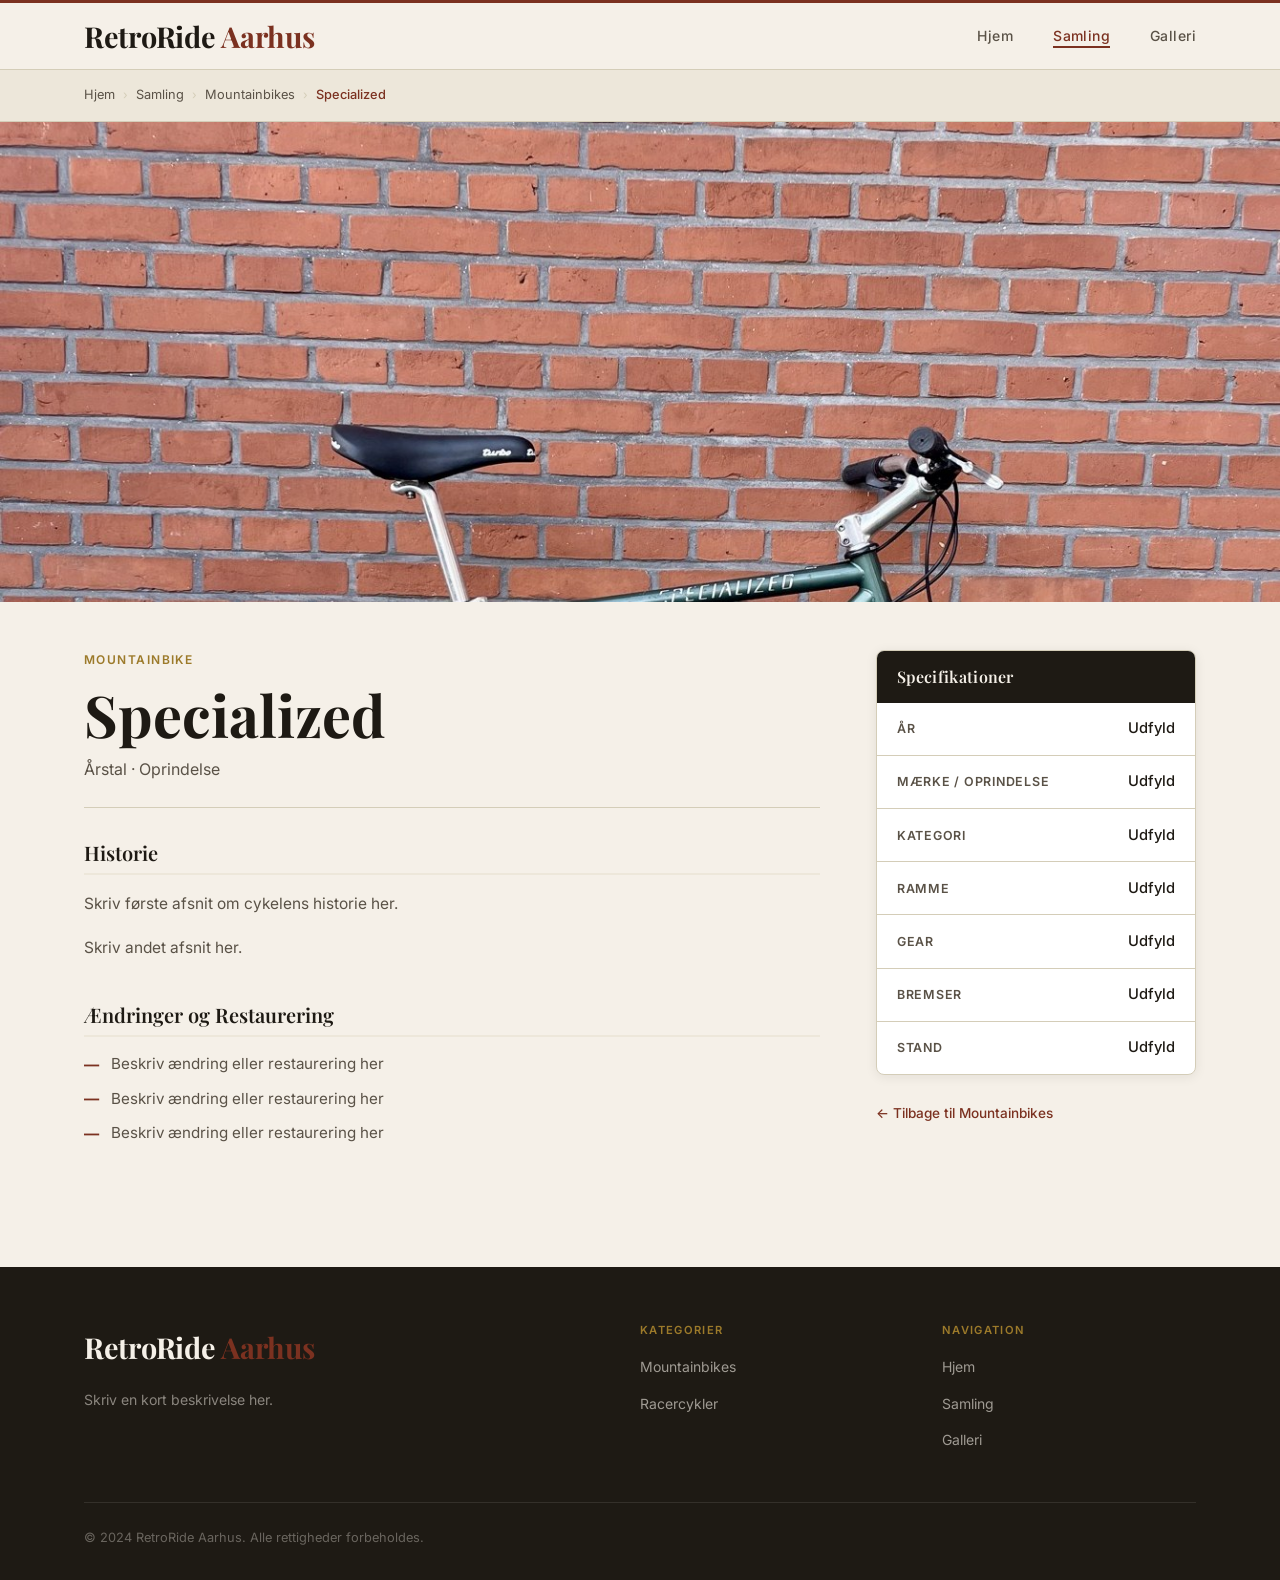
<file: bikes/bike-3.html>
<!DOCTYPE html>
<html lang="da">
<head>
  <meta charset="UTF-8" />
  <meta name="viewport" content="width=device-width, initial-scale=1.0" />
  <!-- Skriv din cykels navn i title-tagget nedenfor -->
  <title>Specialized — RetroRide Aarhus</title>
  <link rel="preconnect" href="https://fonts.googleapis.com" />
  <link rel="preconnect" href="https://fonts.gstatic.com" crossorigin />
  <link href="https://fonts.googleapis.com/css2?family=Playfair+Display:ital,wght@0,400;0,600;0,700;1,400&family=Inter:wght@300;400;500;600&display=swap" rel="stylesheet" />
  <link rel="stylesheet" href="../css/styles.css" />
</head>
<body>

  <!-- Navigation -->
  <nav class="nav">
    <div class="nav-container">
      <a href="../index.html" class="nav-logo">
        <span class="logo-main">RetroRide</span>
        <span class="logo-sub">Aarhus</span>
      </a>
      <button class="nav-toggle" id="navToggle" aria-label="Åbn navigation" aria-expanded="false">
        <span></span><span></span><span></span>
      </button>
      <ul class="nav-links" id="navLinks">
        <li><a href="../index.html" class="nav-link">Hjem</a></li>
        <li><a href="../categories.html" class="nav-link">Samling</a></li>
        <li><a href="../gallery.html" class="nav-link">Galleri</a></li>
      </ul>
    </div>
  </nav>

  <!-- Brødkrumme-navigation øverst på siden -->
  <div class="breadcrumb">
    <div class="breadcrumb-inner">
      <a href="../index.html" class="breadcrumb-link">Hjem</a>
      <span class="breadcrumb-sep">›</span>
      <a href="../categories.html" class="breadcrumb-link">Samling</a>
      <span class="breadcrumb-sep">›</span>
      <a href="../categories.html#mountainbikes" class="breadcrumb-link">Mountainbikes</a>
      <span class="breadcrumb-sep">›</span>
      <!-- Skriv din cykels navn her -->
      <span class="breadcrumb-current">Specialized</span>
    </div>
  </div>

  <!-- Stort hero-billede øverst -->
  <div class="bike-hero">
    <!-- Erstat src med stien til dit brede hero-foto -->
    <img src="../photos/specialized-1.jpg" alt="Specialized Mountainbike" />
  </div>

  <!-- Sidens indhold -->
  <div class="bike-page-body">

    <!-- Hovedindhold -->
    <main class="bike-content">

      <div class="bike-title-block">
        <!-- Skriv kategorien, f.eks. "Specialbygget" -->
        <p class="bike-label">Mountainbike</p>
        <!-- Skriv cykelens fulde navn -->
        <h1 class="bike-title">Specialized</h1>
        <!-- Skriv årstal og oprindelse -->
        <p class="bike-year-make">Årstal · Oprindelse</p>
      </div>

      <!-- Historieafsnit -->
      <div class="content-section">
        <h2 class="content-section-title">Historie</h2>
        <p>Skriv første afsnit om cykelens historie her.</p>
        <p>Skriv andet afsnit her.</p>
      </div>

      <!-- Ændringer og restaurering -->
      <div class="content-section">
        <h2 class="content-section-title">Ændringer og Restaurering</h2>
        <ul class="mod-list">
          <li>Beskriv ændring eller restaurering her</li>
          <li>Beskriv ændring eller restaurering her</li>
          <li>Beskriv ændring eller restaurering her</li>
        </ul>
      </div>

    </main>

    <!-- Specifikationsboks til højre -->
    <aside class="bike-sidebar">
      <div class="specs-card">
        <div class="specs-card-header">
          <h2 class="specs-card-title">Specifikationer</h2>
        </div>
        <ul class="specs-list">
          <li class="specs-item">
            <span class="specs-key">År</span>
            <span class="specs-value">Udfyld</span>
          </li>
          <li class="specs-item">
            <span class="specs-key">Mærke / Oprindelse</span>
            <span class="specs-value">Udfyld</span>
          </li>
          <li class="specs-item">
            <span class="specs-key">Kategori</span>
            <span class="specs-value">Udfyld</span>
          </li>
          <li class="specs-item">
            <span class="specs-key">Ramme</span>
            <span class="specs-value">Udfyld</span>
          </li>
          <li class="specs-item">
            <span class="specs-key">Gear</span>
            <span class="specs-value">Udfyld</span>
          </li>
          <li class="specs-item">
            <span class="specs-key">Bremser</span>
            <span class="specs-value">Udfyld</span>
          </li>
          <li class="specs-item">
            <span class="specs-key">Stand</span>
            <span class="specs-value">Udfyld</span>
          </li>
        </ul>
      </div>

      <div class="back-link-wrap">
        <a href="../categories.html#mountainbikes" class="back-link">← Tilbage til Mountainbikes</a>
      </div>
    </aside>

  </div>

  <!-- Footer -->
  <footer class="footer">
    <div class="container">
      <div class="footer-grid">
        <div class="footer-brand">
          <a href="../index.html" class="footer-logo">
            <span class="logo-main">RetroRide</span>
            <span class="logo-sub">Aarhus</span>
          </a>
          <p class="footer-tagline">Skriv en kort beskrivelse her.</p>
        </div>
        <div class="footer-col">
          <h4 class="footer-heading">Kategorier</h4>
          <ul class="footer-links">
            <li><a href="../categories.html#mountainbikes">Mountainbikes</a></li>
            <li><a href="../categories.html#racercykler">Racercykler</a></li>
            
            
          </ul>
        </div>
        <div class="footer-col">
          <h4 class="footer-heading">Navigation</h4>
          <ul class="footer-links">
            <li><a href="../index.html">Hjem</a></li>
            <li><a href="../categories.html">Samling</a></li>
            <li><a href="../gallery.html">Galleri</a></li>
          </ul>
        </div>
      </div>
      <div class="footer-bottom">
        <p>© 2024 RetroRide Aarhus. Alle rettigheder forbeholdes.</p>
      </div>
    </div>
  </footer>

  <script src="../js/main.js"></script>
</body>
</html>
</file>
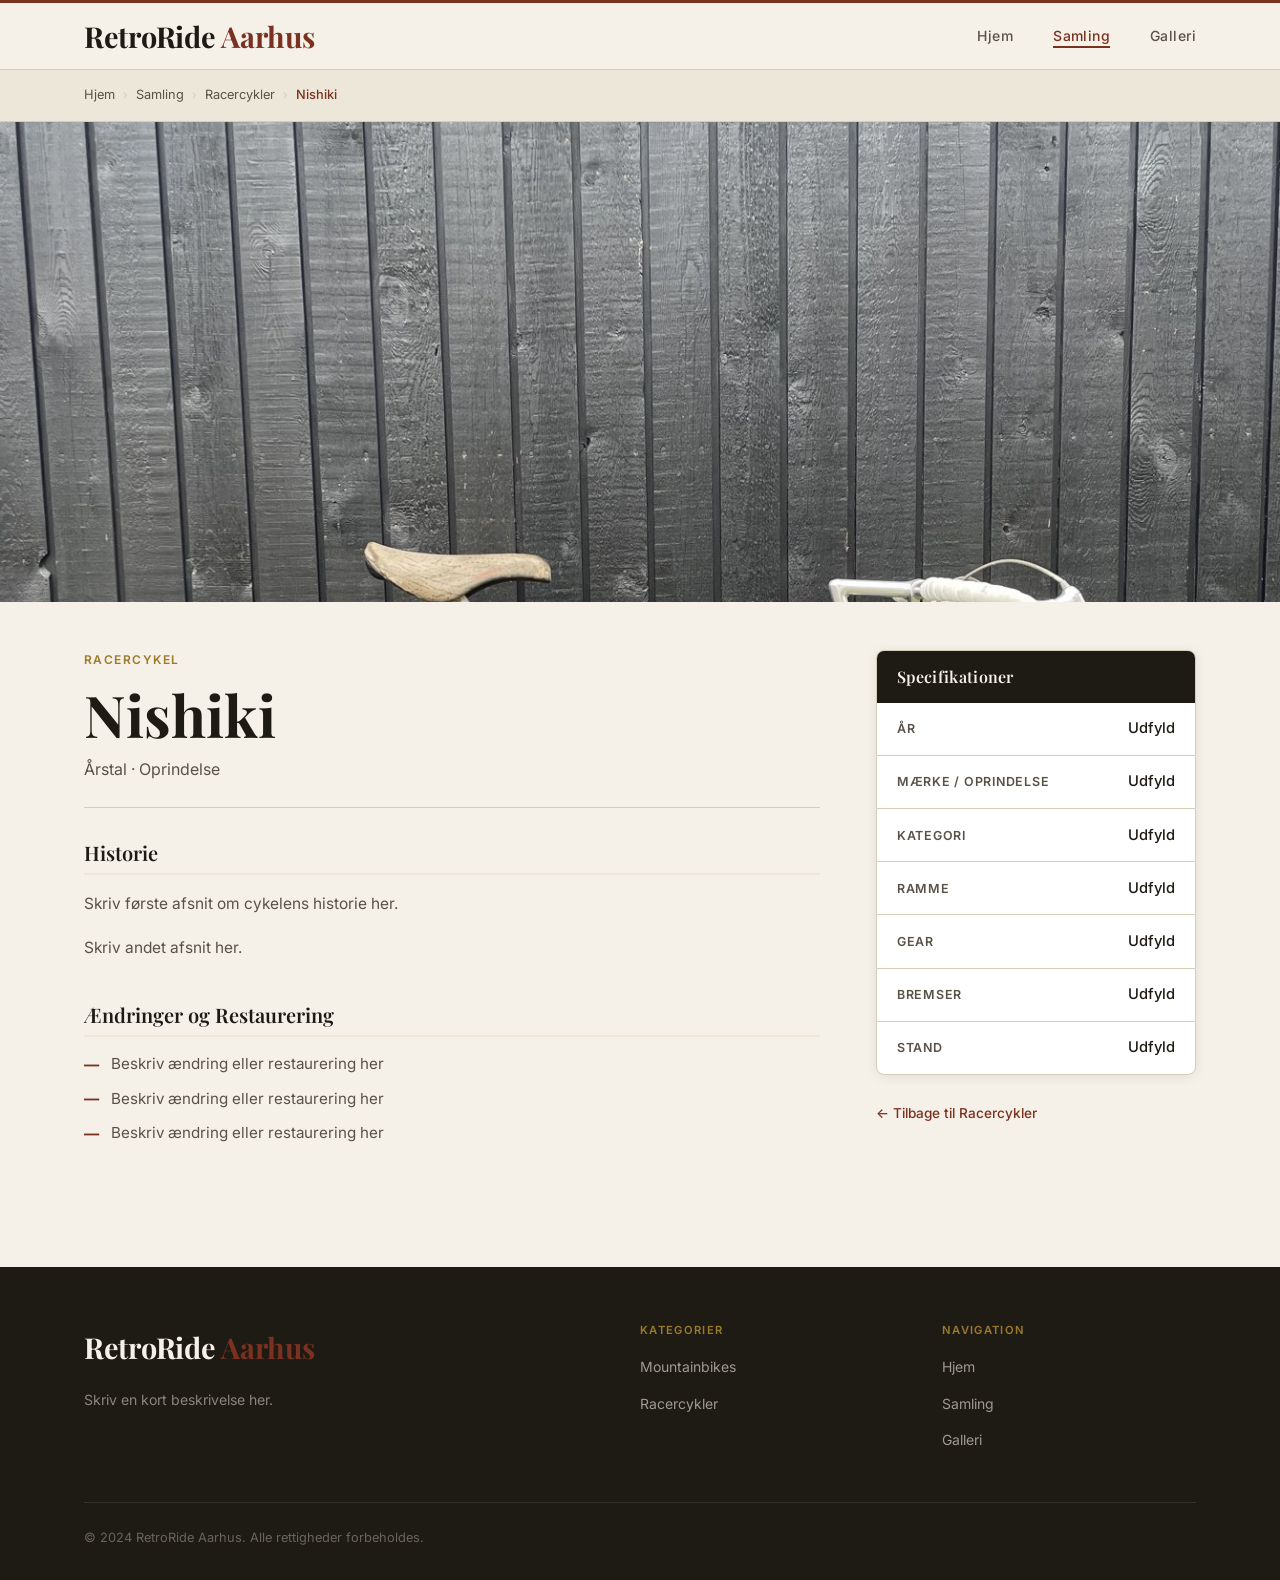
<file: bikes/bike-4.html>
<!DOCTYPE html>
<html lang="da">
<head>
  <meta charset="UTF-8" />
  <meta name="viewport" content="width=device-width, initial-scale=1.0" />
  <!-- Skriv din cykels navn i title-tagget nedenfor -->
  <title>Nishiki — RetroRide Aarhus</title>
  <link rel="preconnect" href="https://fonts.googleapis.com" />
  <link rel="preconnect" href="https://fonts.gstatic.com" crossorigin />
  <link href="https://fonts.googleapis.com/css2?family=Playfair+Display:ital,wght@0,400;0,600;0,700;1,400&family=Inter:wght@300;400;500;600&display=swap" rel="stylesheet" />
  <link rel="stylesheet" href="../css/styles.css" />
</head>
<body>

  <!-- Navigation -->
  <nav class="nav">
    <div class="nav-container">
      <a href="../index.html" class="nav-logo">
        <span class="logo-main">RetroRide</span>
        <span class="logo-sub">Aarhus</span>
      </a>
      <button class="nav-toggle" id="navToggle" aria-label="Åbn navigation" aria-expanded="false">
        <span></span><span></span><span></span>
      </button>
      <ul class="nav-links" id="navLinks">
        <li><a href="../index.html" class="nav-link">Hjem</a></li>
        <li><a href="../categories.html" class="nav-link">Samling</a></li>
        <li><a href="../gallery.html" class="nav-link">Galleri</a></li>
      </ul>
    </div>
  </nav>

  <!-- Brødkrumme-navigation øverst på siden -->
  <div class="breadcrumb">
    <div class="breadcrumb-inner">
      <a href="../index.html" class="breadcrumb-link">Hjem</a>
      <span class="breadcrumb-sep">›</span>
      <a href="../categories.html" class="breadcrumb-link">Samling</a>
      <span class="breadcrumb-sep">›</span>
      <a href="../categories.html#racercykler" class="breadcrumb-link">Racercykler</a>
      <span class="breadcrumb-sep">›</span>
      <!-- Skriv din cykels navn her -->
      <span class="breadcrumb-current">Nishiki</span>
    </div>
  </div>

  <!-- Stort hero-billede øverst -->
  <div class="bike-hero">
    <!-- Erstat src med stien til dit brede hero-foto -->
    <img src="../photos/nishiki-1.jpg" alt="Nishiki Racercykel" />
  </div>

  <!-- Sidens indhold -->
  <div class="bike-page-body">

    <!-- Hovedindhold -->
    <main class="bike-content">

      <div class="bike-title-block">
        <!-- Skriv kategorien, f.eks. "Turistcykel" -->
        <p class="bike-label">Racercykel</p>
        <!-- Skriv cykelens fulde navn -->
        <h1 class="bike-title">Nishiki</h1>
        <!-- Skriv årstal og oprindelse -->
        <p class="bike-year-make">Årstal · Oprindelse</p>
      </div>

      <!-- Historieafsnit -->
      <div class="content-section">
        <h2 class="content-section-title">Historie</h2>
        <p>Skriv første afsnit om cykelens historie her.</p>
        <p>Skriv andet afsnit her.</p>
      </div>

      <!-- Ændringer og restaurering -->
      <div class="content-section">
        <h2 class="content-section-title">Ændringer og Restaurering</h2>
        <ul class="mod-list">
          <li>Beskriv ændring eller restaurering her</li>
          <li>Beskriv ændring eller restaurering her</li>
          <li>Beskriv ændring eller restaurering her</li>
        </ul>
      </div>

    </main>

    <!-- Specifikationsboks til højre -->
    <aside class="bike-sidebar">
      <div class="specs-card">
        <div class="specs-card-header">
          <h2 class="specs-card-title">Specifikationer</h2>
        </div>
        <ul class="specs-list">
          <li class="specs-item">
            <span class="specs-key">År</span>
            <span class="specs-value">Udfyld</span>
          </li>
          <li class="specs-item">
            <span class="specs-key">Mærke / Oprindelse</span>
            <span class="specs-value">Udfyld</span>
          </li>
          <li class="specs-item">
            <span class="specs-key">Kategori</span>
            <span class="specs-value">Udfyld</span>
          </li>
          <li class="specs-item">
            <span class="specs-key">Ramme</span>
            <span class="specs-value">Udfyld</span>
          </li>
          <li class="specs-item">
            <span class="specs-key">Gear</span>
            <span class="specs-value">Udfyld</span>
          </li>
          <li class="specs-item">
            <span class="specs-key">Bremser</span>
            <span class="specs-value">Udfyld</span>
          </li>
          <li class="specs-item">
            <span class="specs-key">Stand</span>
            <span class="specs-value">Udfyld</span>
          </li>
        </ul>
      </div>

      <div class="back-link-wrap">
        <a href="../categories.html#racercykler" class="back-link">← Tilbage til Racercykler</a>
      </div>
    </aside>

  </div>

  <!-- Footer -->
  <footer class="footer">
    <div class="container">
      <div class="footer-grid">
        <div class="footer-brand">
          <a href="../index.html" class="footer-logo">
            <span class="logo-main">RetroRide</span>
            <span class="logo-sub">Aarhus</span>
          </a>
          <p class="footer-tagline">Skriv en kort beskrivelse her.</p>
        </div>
        <div class="footer-col">
          <h4 class="footer-heading">Kategorier</h4>
          <ul class="footer-links">
            <li><a href="../categories.html#mountainbikes">Mountainbikes</a></li>
            <li><a href="../categories.html#racercykler">Racercykler</a></li>
            
            
          </ul>
        </div>
        <div class="footer-col">
          <h4 class="footer-heading">Navigation</h4>
          <ul class="footer-links">
            <li><a href="../index.html">Hjem</a></li>
            <li><a href="../categories.html">Samling</a></li>
            <li><a href="../gallery.html">Galleri</a></li>
          </ul>
        </div>
      </div>
      <div class="footer-bottom">
        <p>© 2024 RetroRide Aarhus. Alle rettigheder forbeholdes.</p>
      </div>
    </div>
  </footer>

  <script src="../js/main.js"></script>
</body>
</html>
</file>
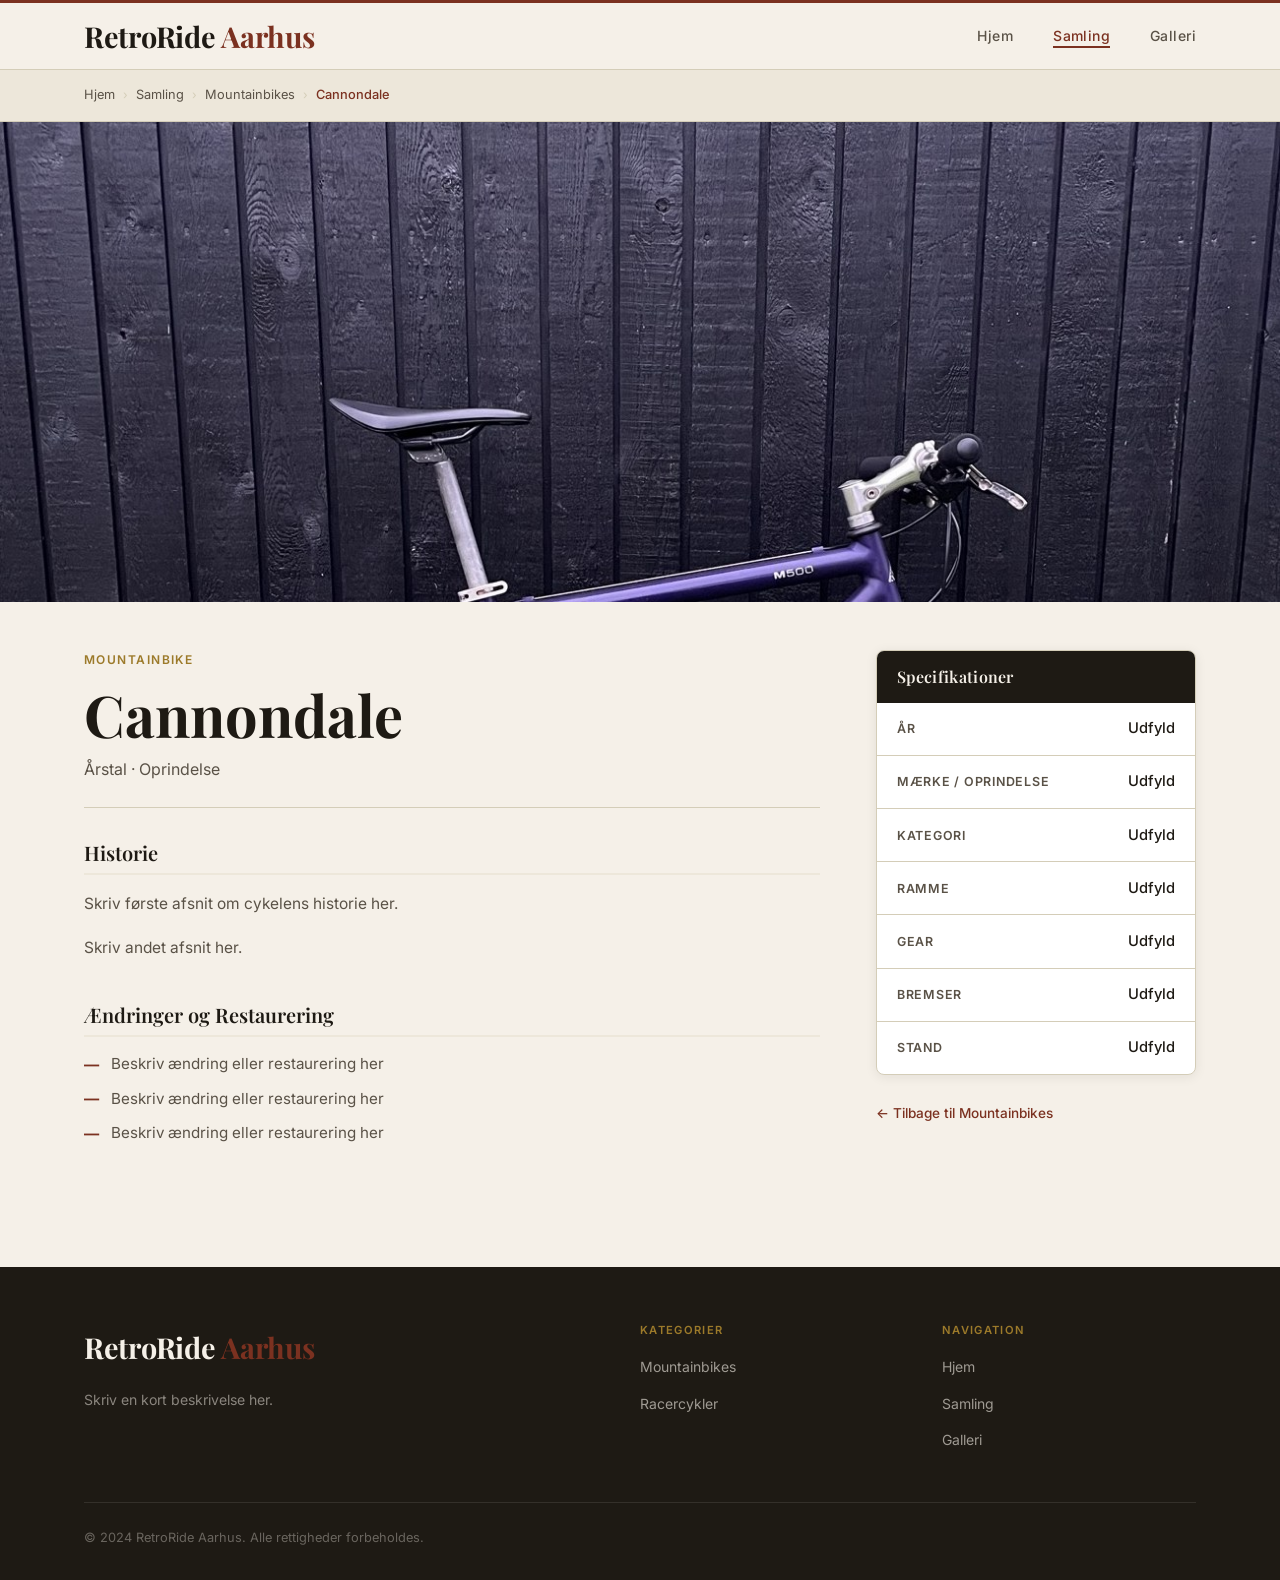
<file: bikes/bike-5.html>
<!DOCTYPE html>
<html lang="da">
<head>
  <meta charset="UTF-8" />
  <meta name="viewport" content="width=device-width, initial-scale=1.0" />
  <!-- Skriv din cykels navn i title-tagget nedenfor -->
  <title>Cannondale — RetroRide Aarhus</title>
  <link rel="preconnect" href="https://fonts.googleapis.com" />
  <link rel="preconnect" href="https://fonts.gstatic.com" crossorigin />
  <link href="https://fonts.googleapis.com/css2?family=Playfair+Display:ital,wght@0,400;0,600;0,700;1,400&family=Inter:wght@300;400;500;600&display=swap" rel="stylesheet" />
  <link rel="stylesheet" href="../css/styles.css" />
</head>
<body>

  <!-- Navigation -->
  <nav class="nav">
    <div class="nav-container">
      <a href="../index.html" class="nav-logo">
        <span class="logo-main">RetroRide</span>
        <span class="logo-sub">Aarhus</span>
      </a>
      <button class="nav-toggle" id="navToggle" aria-label="Åbn navigation" aria-expanded="false">
        <span></span><span></span><span></span>
      </button>
      <ul class="nav-links" id="navLinks">
        <li><a href="../index.html" class="nav-link">Hjem</a></li>
        <li><a href="../categories.html" class="nav-link">Samling</a></li>
        <li><a href="../gallery.html" class="nav-link">Galleri</a></li>
      </ul>
    </div>
  </nav>

  <!-- Brødkrumme-navigation øverst på siden -->
  <div class="breadcrumb">
    <div class="breadcrumb-inner">
      <a href="../index.html" class="breadcrumb-link">Hjem</a>
      <span class="breadcrumb-sep">›</span>
      <a href="../categories.html" class="breadcrumb-link">Samling</a>
      <span class="breadcrumb-sep">›</span>
      <a href="../categories.html#mountainbikes" class="breadcrumb-link">Mountainbikes</a>
      <span class="breadcrumb-sep">›</span>
      <!-- Skriv din cykels navn her -->
      <span class="breadcrumb-current">Cannondale</span>
    </div>
  </div>

  <!-- Stort hero-billede øverst -->
  <div class="bike-hero">
    <!-- Erstat src med stien til dit brede hero-foto -->
    <img src="../photos/cannondale2-1.jpg" alt="Cannondale Racercykel" />
  </div>

  <!-- Sidens indhold -->
  <div class="bike-page-body">

    <!-- Hovedindhold -->
    <main class="bike-content">

      <div class="bike-title-block">
        <!-- Skriv kategorien, f.eks. "Turistcykel" -->
        <p class="bike-label">Mountainbike</p>
        <!-- Skriv cykelens fulde navn -->
        <h1 class="bike-title">Cannondale</h1>
        <!-- Skriv årstal og oprindelse -->
        <p class="bike-year-make">Årstal · Oprindelse</p>
      </div>

      <!-- Historieafsnit -->
      <div class="content-section">
        <h2 class="content-section-title">Historie</h2>
        <p>Skriv første afsnit om cykelens historie her.</p>
        <p>Skriv andet afsnit her.</p>
      </div>

      <!-- Ændringer og restaurering -->
      <div class="content-section">
        <h2 class="content-section-title">Ændringer og Restaurering</h2>
        <ul class="mod-list">
          <li>Beskriv ændring eller restaurering her</li>
          <li>Beskriv ændring eller restaurering her</li>
          <li>Beskriv ændring eller restaurering her</li>
        </ul>
      </div>

    </main>

    <!-- Specifikationsboks til højre -->
    <aside class="bike-sidebar">
      <div class="specs-card">
        <div class="specs-card-header">
          <h2 class="specs-card-title">Specifikationer</h2>
        </div>
        <ul class="specs-list">
          <li class="specs-item">
            <span class="specs-key">År</span>
            <span class="specs-value">Udfyld</span>
          </li>
          <li class="specs-item">
            <span class="specs-key">Mærke / Oprindelse</span>
            <span class="specs-value">Udfyld</span>
          </li>
          <li class="specs-item">
            <span class="specs-key">Kategori</span>
            <span class="specs-value">Udfyld</span>
          </li>
          <li class="specs-item">
            <span class="specs-key">Ramme</span>
            <span class="specs-value">Udfyld</span>
          </li>
          <li class="specs-item">
            <span class="specs-key">Gear</span>
            <span class="specs-value">Udfyld</span>
          </li>
          <li class="specs-item">
            <span class="specs-key">Bremser</span>
            <span class="specs-value">Udfyld</span>
          </li>
          <li class="specs-item">
            <span class="specs-key">Stand</span>
            <span class="specs-value">Udfyld</span>
          </li>
        </ul>
      </div>

      <div class="back-link-wrap">
        <a href="../categories.html#mountainbikes" class="back-link">← Tilbage til Mountainbikes</a>
      </div>
    </aside>

  </div>

  <!-- Footer -->
  <footer class="footer">
    <div class="container">
      <div class="footer-grid">
        <div class="footer-brand">
          <a href="../index.html" class="footer-logo">
            <span class="logo-main">RetroRide</span>
            <span class="logo-sub">Aarhus</span>
          </a>
          <p class="footer-tagline">Skriv en kort beskrivelse her.</p>
        </div>
        <div class="footer-col">
          <h4 class="footer-heading">Kategorier</h4>
          <ul class="footer-links">
            <li><a href="../categories.html#mountainbikes">Mountainbikes</a></li>
            <li><a href="../categories.html#racercykler">Racercykler</a></li>
            
            
          </ul>
        </div>
        <div class="footer-col">
          <h4 class="footer-heading">Navigation</h4>
          <ul class="footer-links">
            <li><a href="../index.html">Hjem</a></li>
            <li><a href="../categories.html">Samling</a></li>
            <li><a href="../gallery.html">Galleri</a></li>
          </ul>
        </div>
      </div>
      <div class="footer-bottom">
        <p>© 2024 RetroRide Aarhus. Alle rettigheder forbeholdes.</p>
      </div>
    </div>
  </footer>

  <script src="../js/main.js"></script>
</body>
</html>
</file>
<file: css/styles.css>
/* ============================================================
   RetroRide Aarhus — Shared Stylesheet
   Vintage cycling magazine aesthetic
   ============================================================ */

/* ── Design Tokens ─────────────────────────────────────────── */
:root {
  --bg:           #F5F0E8;   /* warm cream */
  --bg-alt:       #EDE7DA;   /* section dividers */
  --bg-card:      #FFFFFF;
  --border:       #D4CDB8;
  --text-primary: #1E1A14;
  --text-secondary: #5A5247;
  --accent:       #7B3120;   /* deep rust / terracotta */
  --gold:         #9C7A2A;   /* vintage gold for labels */

  --font-heading: 'Playfair Display', Georgia, serif;
  --font-body:    'Inter', system-ui, sans-serif;

  --radius:       4px;
  --radius-card:  8px;
  --shadow-card:  0 2px 12px rgba(30,26,20,0.08);
  --shadow-hover: 0 6px 24px rgba(30,26,20,0.14);

  --nav-height:   70px;
  --container:    1160px;
  --container-narrow: 740px;
}

/* ── Reset & Base ───────────────────────────────────────────── */
*, *::before, *::after { box-sizing: border-box; margin: 0; padding: 0; }

html { scroll-behavior: smooth; }

body {
  background-color: var(--bg);
  color: var(--text-primary);
  font-family: var(--font-body);
  font-size: 16px;
  line-height: 1.7;
  -webkit-font-smoothing: antialiased;
}

img {
  display: block;
  max-width: 100%;
  height: auto;
}

a { color: inherit; text-decoration: none; }

ul { list-style: none; }

/* ── Typography ─────────────────────────────────────────────── */
h1, h2, h3, h4 {
  font-family: var(--font-heading);
  color: var(--text-primary);
  line-height: 1.25;
}

h1 { font-size: clamp(2.2rem, 5vw, 3.6rem); font-weight: 700; }
h2 { font-size: clamp(1.7rem, 3.5vw, 2.6rem); font-weight: 600; }
h3 { font-size: clamp(1.2rem, 2.5vw, 1.5rem); font-weight: 600; }
h4 { font-size: 1rem; font-weight: 600; }

p { color: var(--text-secondary); }

/* ── Layout Utilities ───────────────────────────────────────── */
.container {
  width: 100%;
  max-width: var(--container);
  margin-inline: auto;
  padding-inline: 1.5rem;
}

.container-narrow {
  max-width: var(--container-narrow);
  margin-inline: auto;
  padding-inline: 1.5rem;
}

.section {
  padding-block: 5rem;
}

.section-alt {
  background-color: var(--bg-alt);
}

.section-header {
  text-align: center;
  max-width: 620px;
  margin-inline: auto;
  margin-bottom: 3.5rem;
}

.section-label {
  font-family: var(--font-body);
  font-size: 0.75rem;
  font-weight: 600;
  letter-spacing: 0.12em;
  text-transform: uppercase;
  color: var(--gold);
  margin-bottom: 0.6rem;
}

.section-title {
  margin-bottom: 1rem;
}

.section-subtitle {
  font-size: 1rem;
  color: var(--text-secondary);
}

.section-footer {
  text-align: center;
  margin-top: 3rem;
}

/* ── Buttons ────────────────────────────────────────────────── */
.btn {
  display: inline-block;
  font-family: var(--font-body);
  font-size: 0.875rem;
  font-weight: 500;
  letter-spacing: 0.04em;
  padding: 0.75rem 1.75rem;
  border-radius: var(--radius);
  cursor: pointer;
  transition: background 0.2s, color 0.2s, border-color 0.2s, transform 0.15s;
}

.btn:hover { transform: translateY(-1px); }

.btn-primary {
  background: var(--accent);
  color: #fff;
  border: 2px solid var(--accent);
}

.btn-primary:hover {
  background: #6a2918;
  border-color: #6a2918;
}

.btn-secondary {
  background: transparent;
  color: var(--bg);
  border: 2px solid rgba(245,240,232,0.55);
}

.btn-secondary:hover {
  background: rgba(245,240,232,0.12);
  border-color: var(--bg);
}

.btn-outline {
  background: transparent;
  color: var(--accent);
  border: 2px solid var(--accent);
}

.btn-outline:hover {
  background: var(--accent);
  color: #fff;
}

/* ── Navigation ─────────────────────────────────────────────── */
.nav {
  position: sticky;
  top: 0;
  z-index: 100;
  background: var(--bg);
  border-top: 3px solid var(--accent);
  border-bottom: 1px solid var(--border);
  height: var(--nav-height);
}

.nav-container {
  max-width: var(--container);
  margin-inline: auto;
  padding-inline: 1.5rem;
  height: 100%;
  display: flex;
  align-items: center;
  justify-content: space-between;
}

.nav-logo {
  display: flex;
  align-items: baseline;
  gap: 0.35rem;
  text-decoration: none;
}

.logo-main {
  font-family: var(--font-heading);
  font-size: 1.8rem;
  font-weight: 700;
  color: var(--text-primary);
  letter-spacing: -0.01em;
}

.logo-sub {
  font-family: var(--font-heading);
  font-size: 1.8rem;
  font-weight: 700;
  color: var(--accent);
}

.nav-links {
  display: flex;
  align-items: center;
  gap: 2.5rem;
}

.nav-link {
  font-size: 0.875rem;
  font-weight: 500;
  color: var(--text-secondary);
  letter-spacing: 0.03em;
  position: relative;
  transition: color 0.2s;
}

.nav-link::after {
  content: '';
  position: absolute;
  bottom: -4px;
  left: 0;
  width: 0;
  height: 2px;
  background: var(--accent);
  transition: width 0.2s;
}

.nav-link:hover,
.nav-link.active {
  color: var(--accent);
}

.nav-link.active::after,
.nav-link:hover::after {
  width: 100%;
}

/* Hamburger toggle */
.nav-toggle {
  display: none;
  flex-direction: column;
  justify-content: center;
  gap: 5px;
  width: 32px;
  height: 32px;
  background: none;
  border: none;
  cursor: pointer;
  padding: 2px;
}

.nav-toggle span {
  display: block;
  height: 2px;
  width: 100%;
  background: var(--text-primary);
  border-radius: 2px;
  transition: transform 0.25s, opacity 0.25s;
}

/* Hamburger → X animation */
.nav-toggle.open span:nth-child(1) { transform: translateY(7px) rotate(45deg); }
.nav-toggle.open span:nth-child(2) { opacity: 0; }
.nav-toggle.open span:nth-child(3) { transform: translateY(-7px) rotate(-45deg); }

/* ── Hero ───────────────────────────────────────────────────── */
.hero {
  position: relative;
  background: var(--text-primary);
  background-image:
    radial-gradient(ellipse at 70% 50%, rgba(123,49,32,0.18) 0%, transparent 65%),
    radial-gradient(ellipse at 20% 80%, rgba(156,122,42,0.10) 0%, transparent 55%);
  min-height: calc(100vh - var(--nav-height));
  display: flex;
  align-items: center;
  padding: 3rem 1.5rem;
}

/* Grain texture overlay */
.hero::after {
  content: '';
  position: absolute;
  inset: 0;
  background-image: url("data:image/svg+xml,%3Csvg viewBox='0 0 256 256' xmlns='http://www.w3.org/2000/svg'%3E%3Cfilter id='n'%3E%3CfeTurbulence type='fractalNoise' baseFrequency='0.85' numOctaves='4' stitchTiles='stitch'/%3E%3C/filter%3E%3Crect width='100%25' height='100%25' filter='url(%23n)'/%3E%3C/svg%3E");
  background-size: 256px 256px;
  opacity: 0.055;
  pointer-events: none;
  z-index: 1;
}

.hero-content {
  position: relative;
  z-index: 2;
  margin-inline: auto;
  width: 100%;
  max-width: 1100px;
}

.hero-label {
  font-size: 0.75rem;
  font-weight: 600;
  letter-spacing: 0.14em;
  text-transform: uppercase;
  color: var(--gold);
  margin-bottom: 1.25rem;
}

.hero-title {
  color: var(--bg);
  margin-bottom: 1.5rem;
  font-style: normal;
}

.hero-title em {
  font-style: italic;
  color: #C8A87A;
}

.hero-tagline {
  font-size: 1.125rem;
  color: rgba(245,240,232,0.7);
  max-width: 820px;
  margin-bottom: 2.5rem;
  line-height: 1.75;
}

.hero-ctas {
  display: flex;
  gap: 1rem;
  flex-wrap: wrap;
}

/* ── Bike Cards ─────────────────────────────────────────────── */
.bikes-grid {
  display: grid;
  grid-template-columns: repeat(auto-fill, minmax(300px, 1fr));
  gap: 1.75rem;
}

.bike-card {
  background: var(--bg-card);
  border: 1px solid var(--border);
  border-radius: var(--radius-card);
  overflow: hidden;
  box-shadow: var(--shadow-card);
  transition: box-shadow 0.25s, transform 0.25s;
}

.bike-card:hover {
  box-shadow: var(--shadow-hover);
  transform: translateY(-3px);
}

.bike-card-link {
  display: block;
  text-decoration: none;
  color: inherit;
}

.bike-card-image {
  position: relative;
  overflow: hidden;
  aspect-ratio: 3/2;
  background: var(--bg-alt);
}

.bike-card-image img {
  width: 100%;
  height: 100%;
  object-fit: cover;
  transition: transform 0.4s;
}

.bike-card:hover .bike-card-image img {
  transform: scale(1.03);
}

.bike-card-category {
  position: absolute;
  bottom: 0.75rem;
  left: 0.75rem;
  background: var(--accent);
  color: #fff;
  font-size: 0.7rem;
  font-weight: 600;
  letter-spacing: 0.08em;
  text-transform: uppercase;
  padding: 0.25rem 0.6rem;
  border-radius: var(--radius);
  transform: translateY(120%);
  opacity: 0;
  transition: transform 0.28s ease, opacity 0.28s ease;
}

.bike-card:hover .bike-card-category {
  transform: translateY(0);
  opacity: 1;
}

.bike-card-body {
  padding: 1.25rem 1.5rem 1.5rem;
}

.bike-card-year {
  font-size: 0.8rem;
  font-weight: 500;
  color: var(--gold);
  letter-spacing: 0.05em;
  margin-bottom: 0.35rem;
}

.bike-card-name {
  font-family: var(--font-heading);
  font-size: 1.2rem;
  font-weight: 600;
  color: var(--text-primary);
  margin-bottom: 0.6rem;
}

.bike-card-desc {
  font-size: 0.9rem;
  color: var(--text-secondary);
  line-height: 1.6;
  margin-bottom: 1rem;
}

.bike-card-cta {
  font-size: 0.8rem;
  font-weight: 600;
  color: var(--accent);
  letter-spacing: 0.03em;
}

/* ── About Section ──────────────────────────────────────────── */
.about-content {
  border-left: 3px solid var(--accent);
  padding-left: 2rem;
}

.about-text {
  font-size: 1.05rem;
  line-height: 1.8;
  color: var(--text-secondary);
  margin-bottom: 1.25rem;
}

.about-text:last-of-type { margin-bottom: 0; }

/* ── Page Header (inner pages) ──────────────────────────────── */
.page-header {
  background: var(--text-primary);
  padding: 4rem 1.5rem 3.5rem;
  text-align: center;
}

.page-header-label {
  font-size: 0.75rem;
  font-weight: 600;
  letter-spacing: 0.14em;
  text-transform: uppercase;
  color: var(--gold);
  margin-bottom: 0.75rem;
}

.page-header-title {
  color: var(--bg);
  margin-bottom: 0.75rem;
}

.page-header-subtitle {
  color: rgba(245,240,232,0.65);
  font-size: 1rem;
  max-width: 480px;
  margin-inline: auto;
}

/* ── Categories Page ────────────────────────────────────────── */
.categories-nav {
  background: var(--bg-alt);
  border-bottom: 1px solid var(--border);
  padding: 0.75rem 1.5rem;
  position: sticky;
  top: var(--nav-height);
  z-index: 50;
}

.categories-nav-inner {
  max-width: var(--container);
  margin-inline: auto;
  display: flex;
  gap: 2rem;
  flex-wrap: wrap;
  align-items: center;
}

.cat-nav-link {
  font-size: 0.8rem;
  font-weight: 600;
  letter-spacing: 0.06em;
  text-transform: uppercase;
  color: var(--text-secondary);
  transition: color 0.2s;
  white-space: nowrap;
}

.cat-nav-link:hover { color: var(--accent); }

.category-section {
  padding-block: 4.5rem;
  border-bottom: 1px solid var(--border);
}

.category-section:last-child { border-bottom: none; }

.category-section:nth-child(even) { background: var(--bg-alt); }

.category-header {
  display: flex;
  align-items: flex-start;
  gap: 1.5rem;
  margin-bottom: 2.5rem;
}

.category-number {
  font-family: var(--font-heading);
  font-size: 3rem;
  font-weight: 700;
  color: var(--border);
  line-height: 1;
  flex-shrink: 0;
  min-width: 3rem;
}

.category-header-text {}

.category-title {
  font-family: var(--font-heading);
  font-size: 1.8rem;
  font-weight: 600;
  margin-bottom: 0.4rem;
}

.category-desc {
  font-size: 0.95rem;
  color: var(--text-secondary);
  max-width: 560px;
}

/* ── Gallery Page ───────────────────────────────────────────── */
.gallery-grid {
  display: grid;
  grid-template-columns: repeat(auto-fill, minmax(280px, 1fr));
  gap: 1.25rem;
}

.gallery-item {
  position: relative;
  overflow: hidden;
  border-radius: var(--radius-card);
  aspect-ratio: 1/1;
  background: var(--bg-alt);
  cursor: pointer;
}

.gallery-item img {
  width: 100%;
  height: 100%;
  object-fit: cover;
  transition: transform 0.4s;
}

.gallery-item:hover img { transform: scale(1.06); }

.gallery-overlay {
  position: absolute;
  inset: 0;
  background: linear-gradient(to top, rgba(30,26,20,0.75) 0%, transparent 55%);
  opacity: 0;
  transition: opacity 0.3s;
  display: flex;
  flex-direction: column;
  justify-content: flex-end;
  padding: 1.25rem;
}

.gallery-item:hover .gallery-overlay { opacity: 1; }

.gallery-overlay-name {
  font-family: var(--font-heading);
  font-size: 1.1rem;
  font-weight: 600;
  color: #fff;
  margin-bottom: 0.2rem;
}

.gallery-overlay-year {
  font-size: 0.8rem;
  color: rgba(245,240,232,0.75);
  font-weight: 500;
}

/* ── Individual Bike Page ───────────────────────────────────── */
.breadcrumb {
  padding: 0.9rem 0;
  border-bottom: 1px solid var(--border);
  margin-bottom: 0;
  background: var(--bg-alt);
}

.breadcrumb-inner {
  max-width: var(--container);
  margin-inline: auto;
  padding-inline: 1.5rem;
  display: flex;
  align-items: center;
  gap: 0.5rem;
  flex-wrap: wrap;
}

.breadcrumb-link {
  font-size: 0.8rem;
  color: var(--text-secondary);
  transition: color 0.2s;
}

.breadcrumb-link:hover { color: var(--accent); }

.breadcrumb-sep {
  font-size: 0.75rem;
  color: var(--border);
}

.breadcrumb-current {
  font-size: 0.8rem;
  color: var(--accent);
  font-weight: 500;
}

.bike-hero {
  width: 100%;
  max-height: 480px;
  overflow: hidden;
  background: var(--bg-alt);
}

.bike-hero img {
  width: 100%;
  height: 100%;
  object-fit: cover;
}

.bike-page-body {
  max-width: var(--container);
  margin-inline: auto;
  padding: 3rem 1.5rem 5rem;
  display: grid;
  grid-template-columns: 1fr 320px;
  gap: 3.5rem;
  align-items: start;
}

/* Main Content */
.bike-content {}

.bike-title-block {
  margin-bottom: 2rem;
  padding-bottom: 1.5rem;
  border-bottom: 1px solid var(--border);
}

.bike-label {
  font-size: 0.75rem;
  font-weight: 600;
  letter-spacing: 0.12em;
  text-transform: uppercase;
  color: var(--gold);
  margin-bottom: 0.5rem;
}

.bike-title {
  margin-bottom: 0.4rem;
}

.bike-year-make {
  font-size: 1rem;
  color: var(--text-secondary);
}

.content-section {
  margin-bottom: 2.5rem;
}

.content-section-title {
  font-family: var(--font-heading);
  font-size: 1.25rem;
  font-weight: 600;
  margin-bottom: 0.9rem;
  padding-bottom: 0.5rem;
  border-bottom: 2px solid var(--bg-alt);
}

.content-section p {
  font-size: 0.97rem;
  line-height: 1.8;
  color: var(--text-secondary);
  margin-bottom: 1rem;
}

.content-section p:last-child { margin-bottom: 0; }

.mod-list {
  list-style: none;
  padding: 0;
  display: flex;
  flex-direction: column;
  gap: 0.5rem;
}

.mod-list li {
  display: flex;
  align-items: flex-start;
  gap: 0.75rem;
  font-size: 0.95rem;
  color: var(--text-secondary);
}

.mod-list li::before {
  content: '—';
  color: var(--accent);
  flex-shrink: 0;
  font-weight: 700;
  margin-top: 0.05em;
}

/* Specs Sidebar */
.bike-sidebar {
  position: sticky;
  top: calc(var(--nav-height) + 1.5rem);
}

.specs-card {
  background: var(--bg-card);
  border: 1px solid var(--border);
  border-radius: var(--radius-card);
  overflow: hidden;
  box-shadow: var(--shadow-card);
}

.specs-card-header {
  background: var(--text-primary);
  padding: 1rem 1.25rem;
}

.specs-card-title {
  font-family: var(--font-heading);
  font-size: 1rem;
  font-weight: 600;
  color: var(--bg);
  letter-spacing: 0.02em;
}

.specs-list {
  padding: 0;
}

.specs-item {
  display: flex;
  justify-content: space-between;
  align-items: baseline;
  gap: 1rem;
  padding: 0.85rem 1.25rem;
  border-bottom: 1px solid var(--border);
}

.specs-item:last-child { border-bottom: none; }

.specs-key {
  font-size: 0.78rem;
  font-weight: 600;
  letter-spacing: 0.06em;
  text-transform: uppercase;
  color: var(--text-secondary);
  flex-shrink: 0;
}

.specs-value {
  font-size: 0.92rem;
  color: var(--text-primary);
  font-weight: 500;
  text-align: right;
}

.back-link-wrap {
  margin-top: 1.5rem;
}

.back-link {
  font-size: 0.85rem;
  font-weight: 500;
  color: var(--accent);
  display: inline-flex;
  align-items: center;
  gap: 0.4rem;
  transition: gap 0.2s;
}

.back-link:hover { gap: 0.6rem; }

/* ── Footer ─────────────────────────────────────────────────── */
.footer {
  background: var(--text-primary);
  padding-block: 3.5rem 2rem;
}

.footer-grid {
  display: grid;
  grid-template-columns: 2fr 1fr 1fr;
  gap: 3rem;
  margin-bottom: 3rem;
}

.footer-logo {
  display: flex;
  align-items: baseline;
  gap: 0.35rem;
  margin-bottom: 1rem;
}

.footer-logo .logo-main { color: var(--bg); }
.footer-logo .logo-sub  { color: var(--accent); }

.footer-tagline {
  font-size: 0.88rem;
  color: rgba(245,240,232,0.5);
  max-width: 280px;
  line-height: 1.65;
}

.footer-heading {
  font-family: var(--font-body);
  font-size: 0.7rem;
  font-weight: 600;
  letter-spacing: 0.12em;
  text-transform: uppercase;
  color: var(--gold);
  margin-bottom: 1rem;
}

.footer-links {
  display: flex;
  flex-direction: column;
  gap: 0.6rem;
}

.footer-links a {
  font-size: 0.875rem;
  color: rgba(245,240,232,0.6);
  transition: color 0.2s;
}

.footer-links a:hover { color: var(--bg); }

.footer-bottom {
  padding-top: 1.5rem;
  border-top: 1px solid rgba(245,240,232,0.1);
}

.footer-bottom p {
  font-size: 0.8rem;
  color: rgba(245,240,232,0.35);
}

/* ── Responsive ─────────────────────────────────────────────── */

/* Tablet */
@media (max-width: 900px) {
  .bike-page-body {
    grid-template-columns: 1fr;
  }

  .bike-sidebar {
    position: static;
    order: -1;
  }

  .footer-grid {
    grid-template-columns: 1fr 1fr;
  }

  .footer-brand {
    grid-column: 1 / -1;
  }
}

/* Mobile */
@media (max-width: 640px) {
  .section { padding-block: 3.5rem; }

  /* Mobile nav */
  .nav-toggle { display: flex; }

  .nav-links {
    display: none;
    position: absolute;
    top: var(--nav-height);
    left: 0;
    right: 0;
    background: var(--bg);
    border-bottom: 1px solid var(--border);
    flex-direction: column;
    align-items: flex-start;
    gap: 0;
    padding: 0.5rem 0;
    box-shadow: 0 4px 16px rgba(30,26,20,0.1);
  }

  .nav-links.open {
    display: flex;
  }

  .nav-links li {
    width: 100%;
  }

  .nav-link {
    display: block;
    padding: 0.85rem 1.5rem;
    font-size: 0.95rem;
  }

  .nav-link::after { display: none; }

  /* Hero */
  .hero { min-height: calc(100vh - var(--nav-height)); padding: 2.5rem 1.5rem; }

  .hero-ctas { flex-direction: column; align-items: flex-start; }
  .hero-ctas .btn { width: 100%; text-align: center; }

  /* Bikes grid */
  .bikes-grid { grid-template-columns: 1fr; }

  /* Gallery */
  .gallery-grid {
    grid-template-columns: repeat(2, 1fr);
    gap: 0.75rem;
  }

  /* Categories nav */
  .categories-nav-inner { gap: 1rem; }

  /* Footer */
  .footer-grid {
    grid-template-columns: 1fr;
    gap: 2rem;
  }

  .footer-brand { grid-column: auto; }

  /* Breadcrumb */
  .breadcrumb-inner { gap: 0.35rem; }

  /* About */
  .about-content {
    padding-left: 1.25rem;
  }

  /* Category header */
  .category-header {
    flex-direction: column;
    gap: 0.5rem;
  }

  .category-number { font-size: 2rem; }
}

@media (max-width: 400px) {
  .gallery-grid { grid-template-columns: 1fr; }
}
</file>
